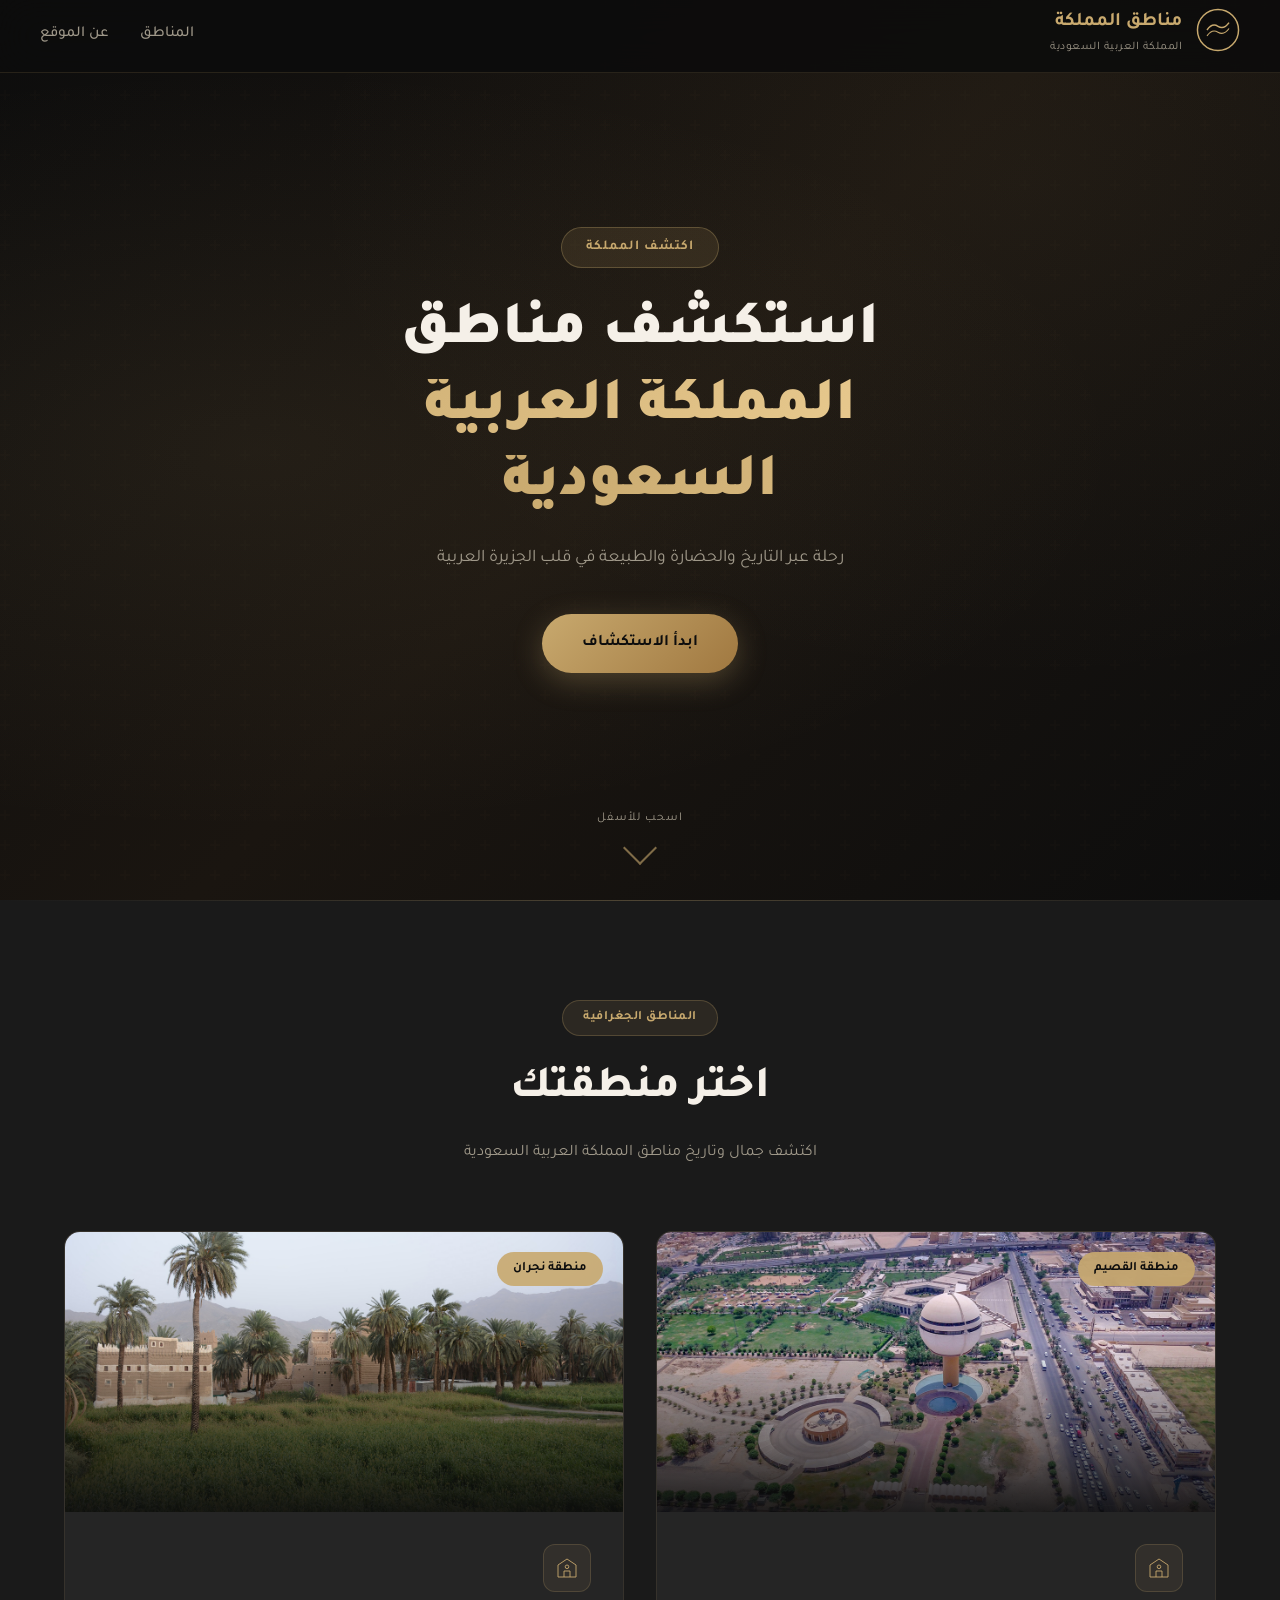
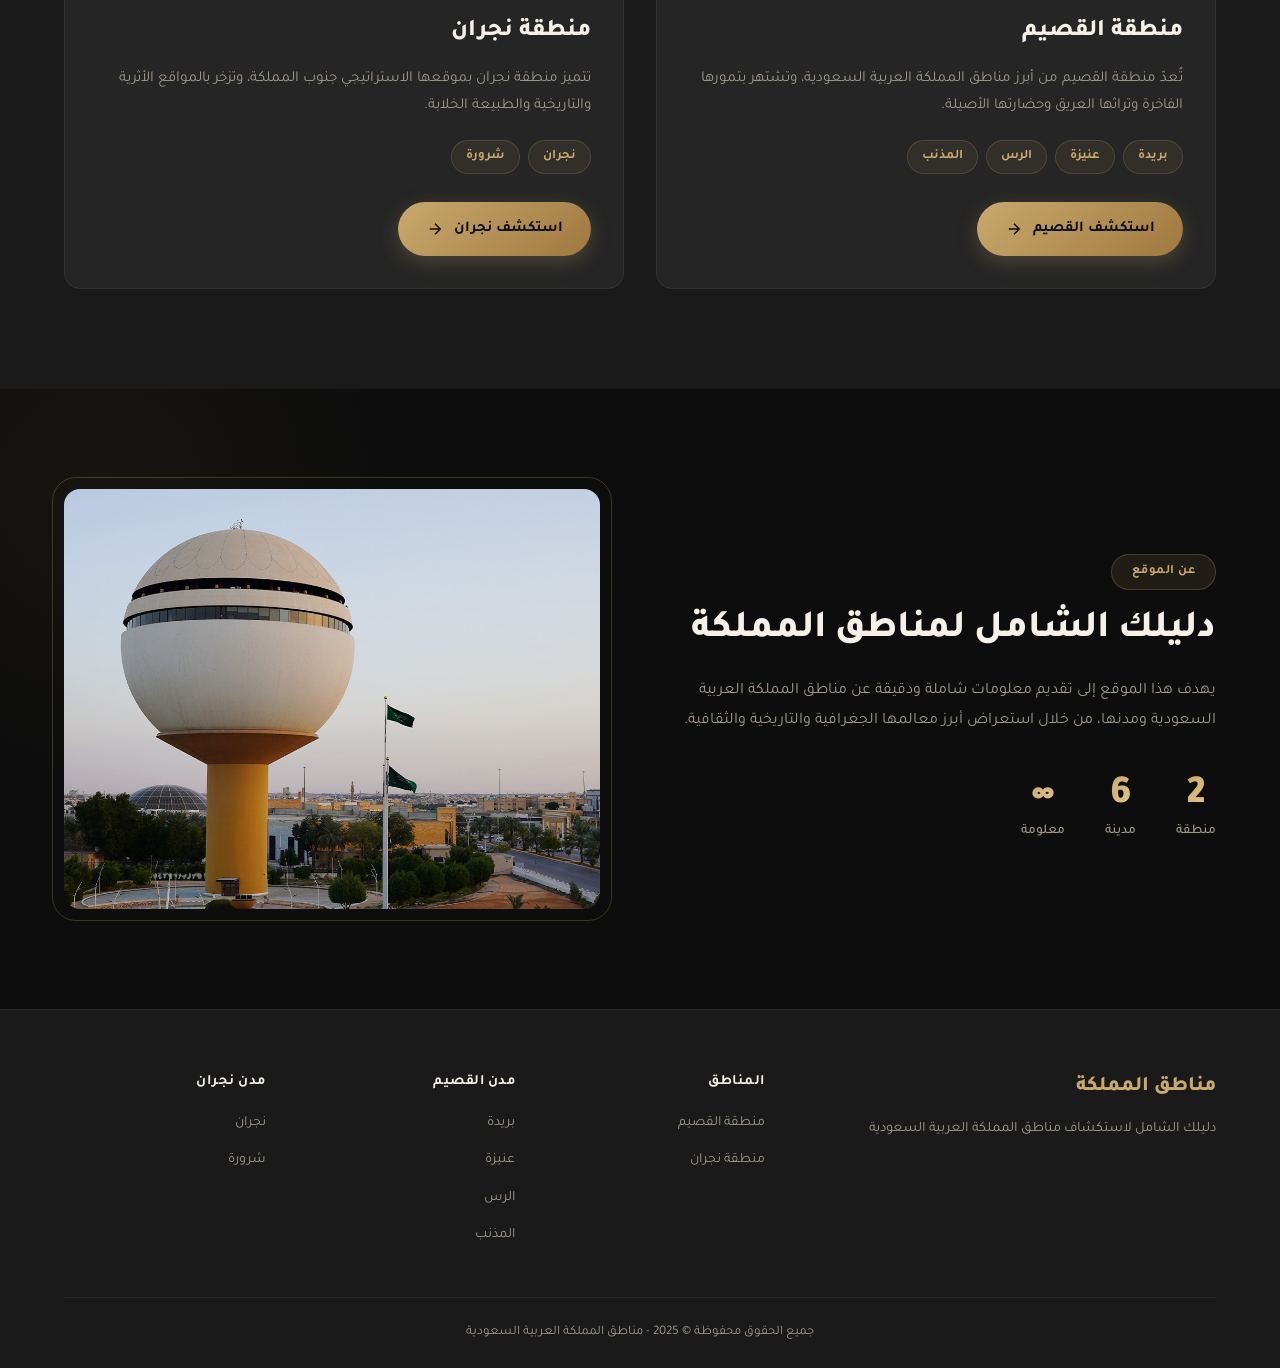
<file: index.html>
<!DOCTYPE html>
<html lang="ar" dir="rtl">
<head>
    <meta charset="UTF-8">
    <meta name="viewport" content="width=device-width, initial-scale=1.0">
    <title>مناطق المملكة العربية السعودية</title>
    <link rel="stylesheet" href="style.css">
    <link href="https://fonts.googleapis.com/css2?family=Tajawal:wght@300;400;500;700;800;900&display=swap" rel="stylesheet">
</head>
<body>

    <!-- Header -->
    <header class="site-header">
        <div class="header-overlay">
            <div class="header-content">
                <div class="logo-area">
                    <div class="logo-icon">
                        <svg viewBox="0 0 60 60" fill="none" xmlns="http://www.w3.org/2000/svg">
                            <circle cx="30" cy="30" r="28" stroke="#c8a96e" stroke-width="2"/>
                            <path d="M15 30 Q22 20 30 25 Q38 30 45 20" stroke="#c8a96e" stroke-width="2" fill="none"/>
                            <path d="M15 38 Q22 28 30 33 Q38 38 45 28" stroke="#c8a96e" stroke-width="1.5" fill="none"/>
                        </svg>
                    </div>
                    <div class="logo-text">
                        <h1>مناطق المملكة</h1>
                        <span>المملكة العربية السعودية</span>
                    </div>
                </div>
                <nav class="main-nav">
                    <a href="#regions">المناطق</a>
                    <a href="#about">عن الموقع</a>
                </nav>
            </div>
        </div>
    </header>

    <!-- Hero Section -->
    <section class="hero">
        <div class="hero-bg"></div>
        <div class="hero-content">
            <div class="hero-badge">اكتشف المملكة</div>
            <h2 class="hero-title">استكشف مناطق<br><span class="highlight">المملكة العربية السعودية</span></h2>
            <p class="hero-subtitle">رحلة عبر التاريخ والحضارة والطبيعة في قلب الجزيرة العربية</p>
            <a href="#regions" class="hero-btn">ابدأ الاستكشاف</a>
        </div>
        <div class="hero-scroll">
            <span>اسحب للأسفل</span>
            <div class="scroll-arrow"></div>
        </div>
    </section>

    <!-- Regions Section -->
    <section class="regions-section" id="regions">
        <div class="container">
            <div class="section-header">
                <span class="section-tag">المناطق الجغرافية</span>
                <h2>اختر منطقتك</h2>
                <p>اكتشف جمال وتاريخ مناطق المملكة العربية السعودية</p>
            </div>

            <div class="regions-grid">

                <!-- القصيم -->
                <div class="region-card" id="qassim-card">
                    <div class="card-image-wrapper">
                        <img src="qassim.jpg" alt="منطقة القصيم" class="card-image">
                        <div class="card-overlay"></div>
                        <div class="region-badge">منطقة القصيم</div>
                    </div>
                    <div class="card-body">
                        <div class="card-icon">
                            <svg viewBox="0 0 40 40" fill="none">
                                <path d="M20 5 L35 15 L35 35 L5 35 L5 15 Z" stroke="#c8a96e" stroke-width="1.5" fill="none"/>
                                <path d="M15 35 L15 25 L25 25 L25 35" stroke="#c8a96e" stroke-width="1.5" fill="none"/>
                                <circle cx="20" cy="18" r="3" stroke="#c8a96e" stroke-width="1.5" fill="none"/>
                            </svg>
                        </div>
                        <h3>منطقة القصيم</h3>
                        <p>تُعدّ منطقة القصيم من أبرز مناطق المملكة العربية السعودية، وتشتهر بتمورها الفاخرة وتراثها العريق وحضارتها الأصيلة.</p>
                        <div class="cities-preview">
                            <span class="city-tag">بريدة</span>
                            <span class="city-tag">عنيزة</span>
                            <span class="city-tag">الرس</span>
                            <span class="city-tag">المذنب</span>
                        </div>
                        <a href="index.html" class="card-btn">
                            استكشف القصيم
                            <svg viewBox="0 0 24 24" fill="none" stroke="currentColor" stroke-width="2">
                                <path d="M19 12H5M12 5l-7 7 7 7"/>
                            </svg>
                        </a>
                    </div>
                </div>

                <!-- نجران -->
                <div class="region-card" id="najran-card">
                    <div class="card-image-wrapper">
                        <img src="najran_region.jpg" alt="منطقة نجران" class="card-image">
                        <div class="card-overlay"></div>
                        <div class="region-badge">منطقة نجران</div>
                    </div>
                    <div class="card-body">
                        <div class="card-icon">
                            <svg viewBox="0 0 40 40" fill="none">
                                <path d="M20 5 L35 15 L35 35 L5 35 L5 15 Z" stroke="#c8a96e" stroke-width="1.5" fill="none"/>
                                <path d="M15 35 L15 25 L25 25 L25 35" stroke="#c8a96e" stroke-width="1.5" fill="none"/>
                                <circle cx="20" cy="18" r="3" stroke="#c8a96e" stroke-width="1.5" fill="none"/>
                            </svg>
                        </div>
                        <h3>منطقة نجران</h3>
                        <p>تتميز منطقة نجران بموقعها الاستراتيجي جنوب المملكة، وتزخر بالمواقع الأثرية والتاريخية والطبيعة الخلابة.</p>
                        <div class="cities-preview">
                            <span class="city-tag">نجران</span>
                            <span class="city-tag">شرورة</span>
                        </div>
                        <a href="index.html" class="card-btn">
                            استكشف نجران
                            <svg viewBox="0 0 24 24" fill="none" stroke="currentColor" stroke-width="2">
                                <path d="M19 12H5M12 5l-7 7 7 7"/>
                            </svg>
                        </a>
                    </div>
                </div>

            </div>
        </div>
    </section>

    <!-- About Section -->
    <section class="about-section" id="about">
        <div class="container">
            <div class="about-grid">
                <div class="about-text">
                    <span class="section-tag">عن الموقع</span>
                    <h2>دليلك الشامل لمناطق المملكة</h2>
                    <p>يهدف هذا الموقع إلى تقديم معلومات شاملة ودقيقة عن مناطق المملكة العربية السعودية ومدنها، من خلال استعراض أبرز معالمها الجغرافية والتاريخية والثقافية.</p>
                    <div class="stats-row">
                        <div class="stat-item">
                            <span class="stat-num">2</span>
                            <span class="stat-label">منطقة</span>
                        </div>
                        <div class="stat-item">
                            <span class="stat-num">6</span>
                            <span class="stat-label">مدينة</span>
                        </div>
                        <div class="stat-item">
                            <span class="stat-num">∞</span>
                            <span class="stat-label">معلومة</span>
                        </div>
                    </div>
                </div>
                <div class="about-image">
                    <img src="buraidah.jpg" alt="المملكة العربية السعودية">
                    <div class="image-frame"></div>
                </div>
            </div>
        </div>
    </section>

    <!-- Footer -->
    <footer class="site-footer">
        <div class="container">
            <div class="footer-content">
                <div class="footer-brand">
                    <h3>مناطق المملكة</h3>
                    <p>دليلك الشامل لاستكشاف مناطق المملكة العربية السعودية</p>
                </div>
                <div class="footer-links">
                    <h4>المناطق</h4>
                    <ul>
                        <li><a href="index.html">منطقة القصيم</a></li>
                        <li><a href="index.html">منطقة نجران</a></li>
                    </ul>
                </div>
                <div class="footer-links">
                    <h4>مدن القصيم</h4>
                    <ul>
                        <li><a href="buraidah.html">بريدة</a></li>
                        <li><a href="unaizah.html">عنيزة</a></li>
                        <li><a href="alrass.html">الرس</a></li>
                        <li><a href="almithnab.html">المذنب</a></li>
                    </ul>
                </div>
                <div class="footer-links">
                    <h4>مدن نجران</h4>
                    <ul>
                        <li><a href="najran-city.html">نجران</a></li>
                        <li><a href="sharurah.html">شرورة</a></li>
                    </ul>
                </div>
            </div>
            <div class="footer-bottom">
                <p>جميع الحقوق محفوظة &copy; 2025 - مناطق المملكة العربية السعودية</p>
            </div>
        </div>
    </footer>

</body>
</html>
</file>
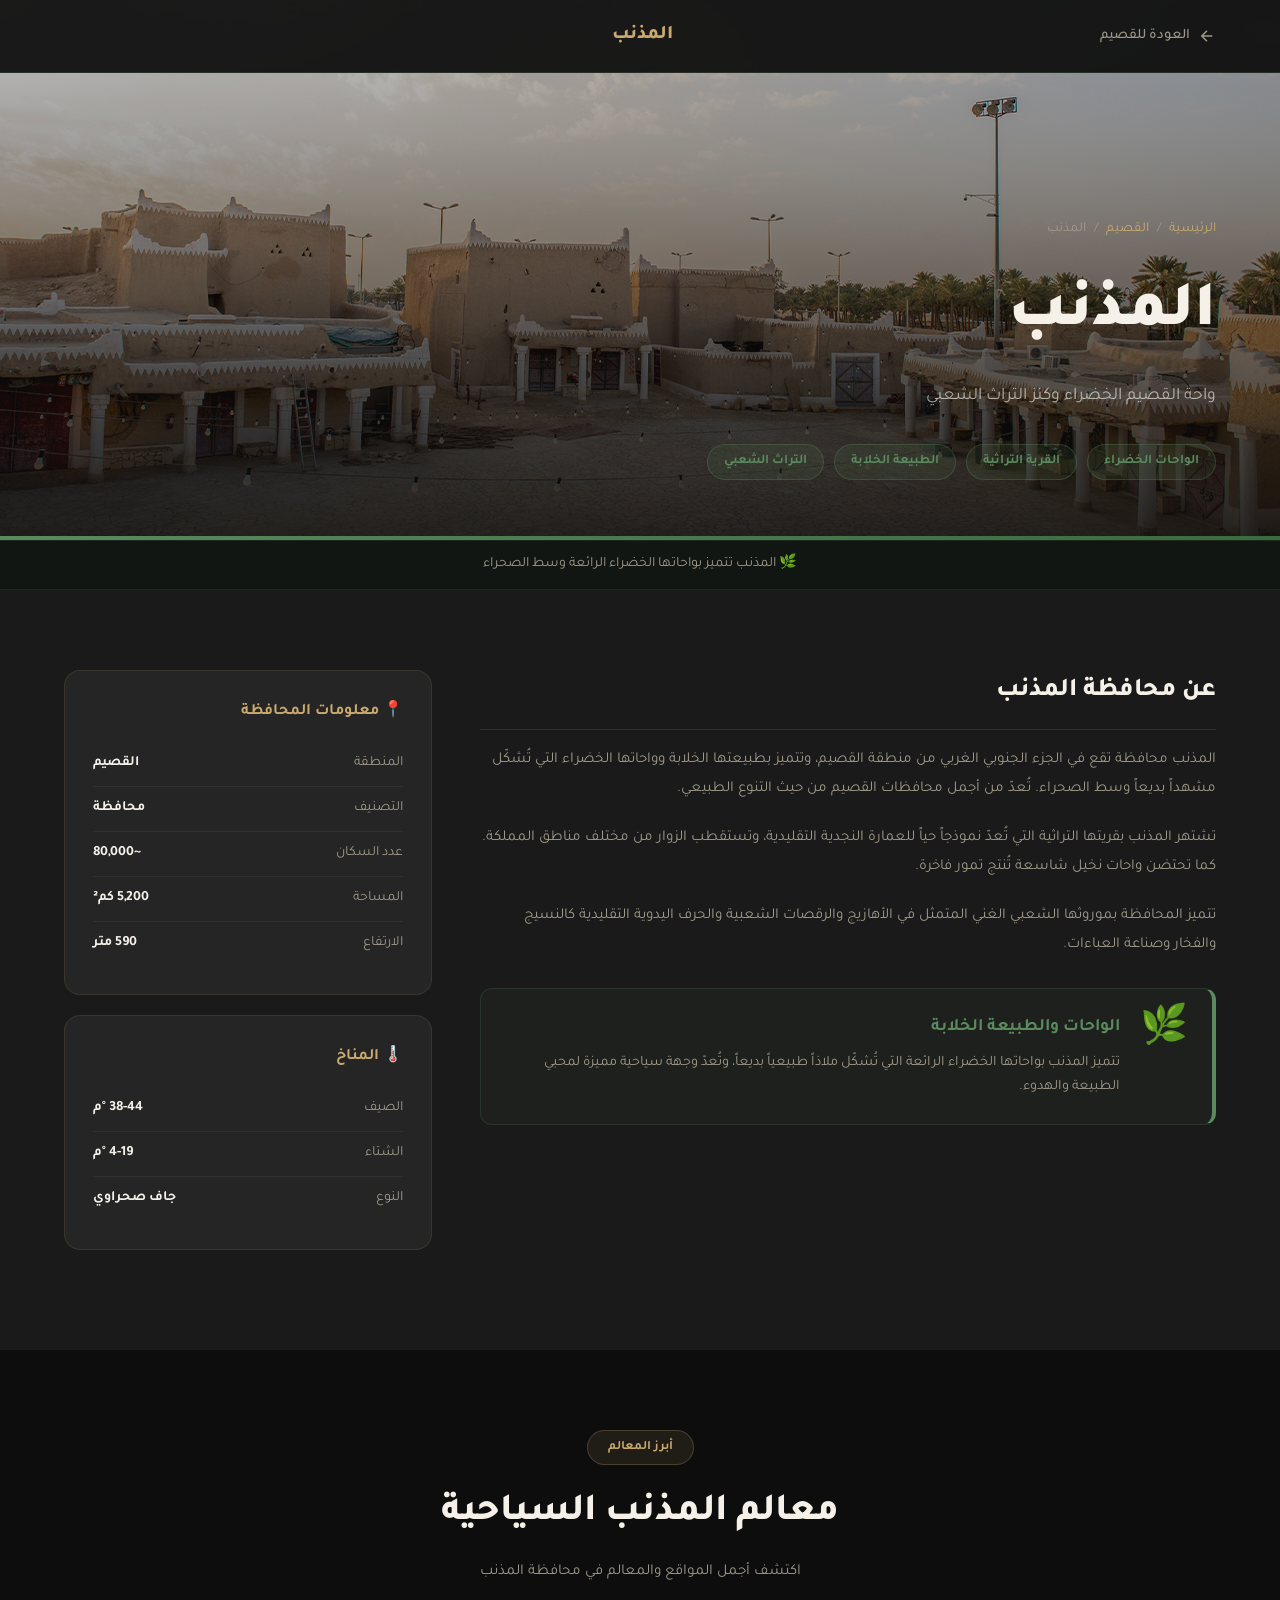
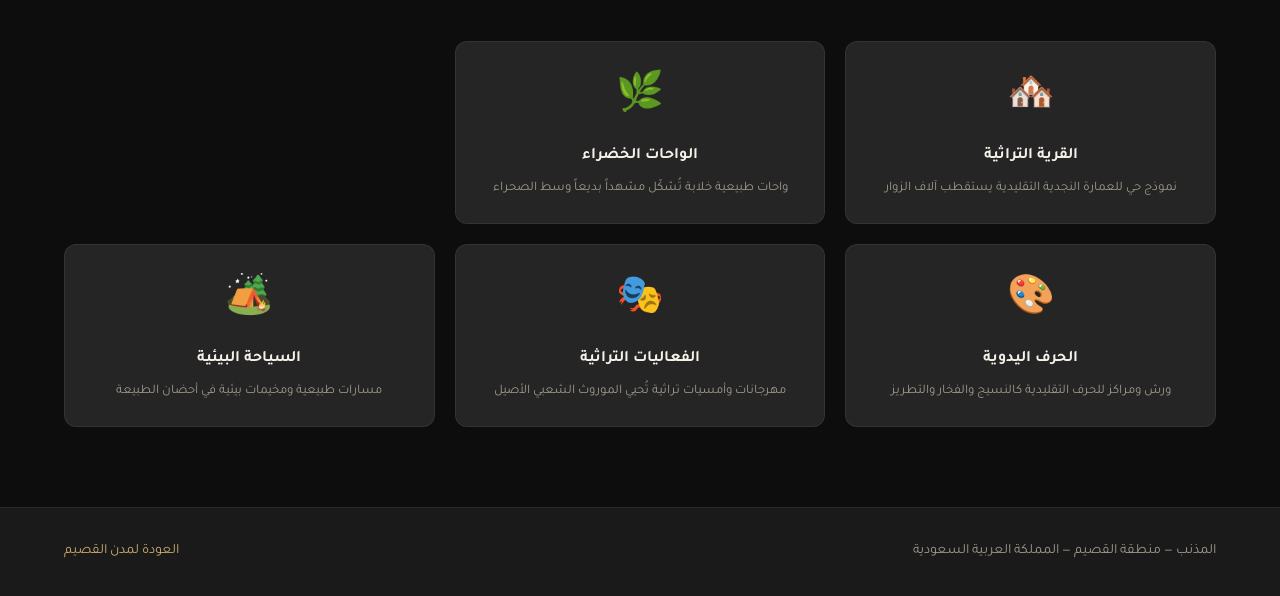
<file: almithnab.html>
<!DOCTYPE html>
<html lang="ar" dir="rtl">
<head>
    <meta charset="UTF-8">
    <meta name="viewport" content="width=device-width, initial-scale=1.0">
    <title>المذنب - واحة القصيم الخضراء</title>
    <link rel="stylesheet" href="qassim.css">
    <link rel="stylesheet" href="almithnab.css">
    <link href="https://fonts.googleapis.com/css2?family=Tajawal:wght@300;400;500;700;800;900&display=swap" rel="stylesheet">
</head>
<body>

    <!-- Header -->
    <header class="site-header">
        <div class="header-content">
            <a href="index.html" class="back-btn">
                <svg viewBox="0 0 24 24" fill="none" stroke="currentColor" stroke-width="2">
                    <path d="M5 12h14M12 5l7 7-7 7"/>
                </svg>
                العودة للقصيم
            </a>
            <div class="logo-text">
                <h1>المذنب</h1>
            </div>
            <div class="header-spacer"></div>
        </div>
    </header>

    <!-- Hero -->
    <section class="city-hero">
        <div class="hero-bg">
            <img src="almithnab.jpg" alt="المذنب">
            <div class="hero-overlay"></div>
        </div>
        <div class="city-hero-content">
            <div class="breadcrumb">
                <a href="../index.html">الرئيسية</a>
                <span>/</span>
                <a href="index.html">القصيم</a>
                <span>/</span>
                <span>المذنب</span>
            </div>
            <h2>المذنب</h2>
            <p class="subtitle">واحة القصيم الخضراء وكنز التراث الشعبي</p>
            <div class="city-tags">
                <span class="city-tag-item">الواحات الخضراء</span>
                <span class="city-tag-item">القرية التراثية</span>
                <span class="city-tag-item">الطبيعة الخلابة</span>
                <span class="city-tag-item">التراث الشعبي</span>
            </div>
        </div>
    </section>

    <!-- محتوى المدينة -->
    <section class="city-content">
        <div class="container">
            <div class="content-grid">
                <div class="content-main">
                    <h3>عن محافظة المذنب</h3>
                    <p>المذنب محافظة تقع في الجزء الجنوبي الغربي من منطقة القصيم، وتتميز بطبيعتها الخلابة وواحاتها الخضراء التي تُشكّل مشهداً بديعاً وسط الصحراء. تُعدّ من أجمل محافظات القصيم من حيث التنوع الطبيعي.</p>
                    <p>تشتهر المذنب بقريتها التراثية التي تُعدّ نموذجاً حياً للعمارة النجدية التقليدية، وتستقطب الزوار من مختلف مناطق المملكة. كما تحتضن واحات نخيل شاسعة تُنتج تمور فاخرة.</p>
                    <p>تتميز المحافظة بموروثها الشعبي الغني المتمثل في الأهازيج والرقصات الشعبية والحرف اليدوية التقليدية كالنسيج والفخار وصناعة العباءات.</p>

                    <div class="highlight-box">
                        <div class="highlight-icon">🌿</div>
                        <div>
                            <h4>الواحات والطبيعة الخلابة</h4>
                            <p>تتميز المذنب بواحاتها الخضراء الرائعة التي تُشكّل ملاذاً طبيعياً بديعاً، وتُعدّ وجهة سياحية مميزة لمحبي الطبيعة والهدوء.</p>
                        </div>
                    </div>
                </div>

                <div class="content-sidebar">
                    <div class="info-card">
                        <h4>📍 معلومات المحافظة</h4>
                        <div class="info-row">
                            <span class="label">المنطقة</span>
                            <span class="value">القصيم</span>
                        </div>
                        <div class="info-row">
                            <span class="label">التصنيف</span>
                            <span class="value">محافظة</span>
                        </div>
                        <div class="info-row">
                            <span class="label">عدد السكان</span>
                            <span class="value">~80,000</span>
                        </div>
                        <div class="info-row">
                            <span class="label">المساحة</span>
                            <span class="value">5,200 كم²</span>
                        </div>
                        <div class="info-row">
                            <span class="label">الارتفاع</span>
                            <span class="value">590 متر</span>
                        </div>
                    </div>

                    <div class="info-card">
                        <h4>🌡️ المناخ</h4>
                        <div class="info-row">
                            <span class="label">الصيف</span>
                            <span class="value">38-44 °م</span>
                        </div>
                        <div class="info-row">
                            <span class="label">الشتاء</span>
                            <span class="value">4-19 °م</span>
                        </div>
                        <div class="info-row">
                            <span class="label">النوع</span>
                            <span class="value">جاف صحراوي</span>
                        </div>
                    </div>
                </div>
            </div>
        </div>
    </section>

    <!-- المعالم -->
    <section class="landmarks-section">
        <div class="container">
            <div class="section-header">
                <span class="tag">أبرز المعالم</span>
                <h3>معالم المذنب السياحية</h3>
                <p>اكتشف أجمل المواقع والمعالم في محافظة المذنب</p>
            </div>
            <div class="landmarks-grid">
                <div class="landmark-card">
                    <div class="landmark-icon">🏘️</div>
                    <h5>القرية التراثية</h5>
                    <p>نموذج حي للعمارة النجدية التقليدية يستقطب آلاف الزوار</p>
                </div>
                <div class="landmark-card">
                    <div class="landmark-icon">🌿</div>
                    <h5>الواحات الخضراء</h5>
                    <p>واحات طبيعية خلابة تُشكّل مشهداً بديعاً وسط الصحراء</p>
                </div>
                <div class="landmark-card">
                    <div class="landmark-icon">🌴</div>
                    <h5>بساتين النخيل</h5>
                    <p>بساتين شاسعة تُنتج تمور فاخرة متنوعة الأصناف</p>
                </div>
                <div class="landmark-card">
                    <div class="landmark-icon">🎨</div>
                    <h5>الحرف اليدوية</h5>
                    <p>ورش ومراكز للحرف التقليدية كالنسيج والفخار والتطريز</p>
                </div>
                <div class="landmark-card">
                    <div class="landmark-icon">🎭</div>
                    <h5>الفعاليات التراثية</h5>
                    <p>مهرجانات وأمسيات تراثية تُحيي الموروث الشعبي الأصيل</p>
                </div>
                <div class="landmark-card">
                    <div class="landmark-icon">🏕️</div>
                    <h5>السياحة البيئية</h5>
                    <p>مسارات طبيعية ومخيمات بيئية في أحضان الطبيعة</p>
                </div>
            </div>
        </div>
    </section>

    <!-- Footer -->
    <footer class="page-footer">
        <div class="container">
            <p>المذنب &mdash; منطقة القصيم &mdash; المملكة العربية السعودية</p>
            <a href="index.html">العودة لمدن القصيم</a>
        </div>
    </footer>

    <script src="almithnab.js"></script>
</body>
</html>
</file>
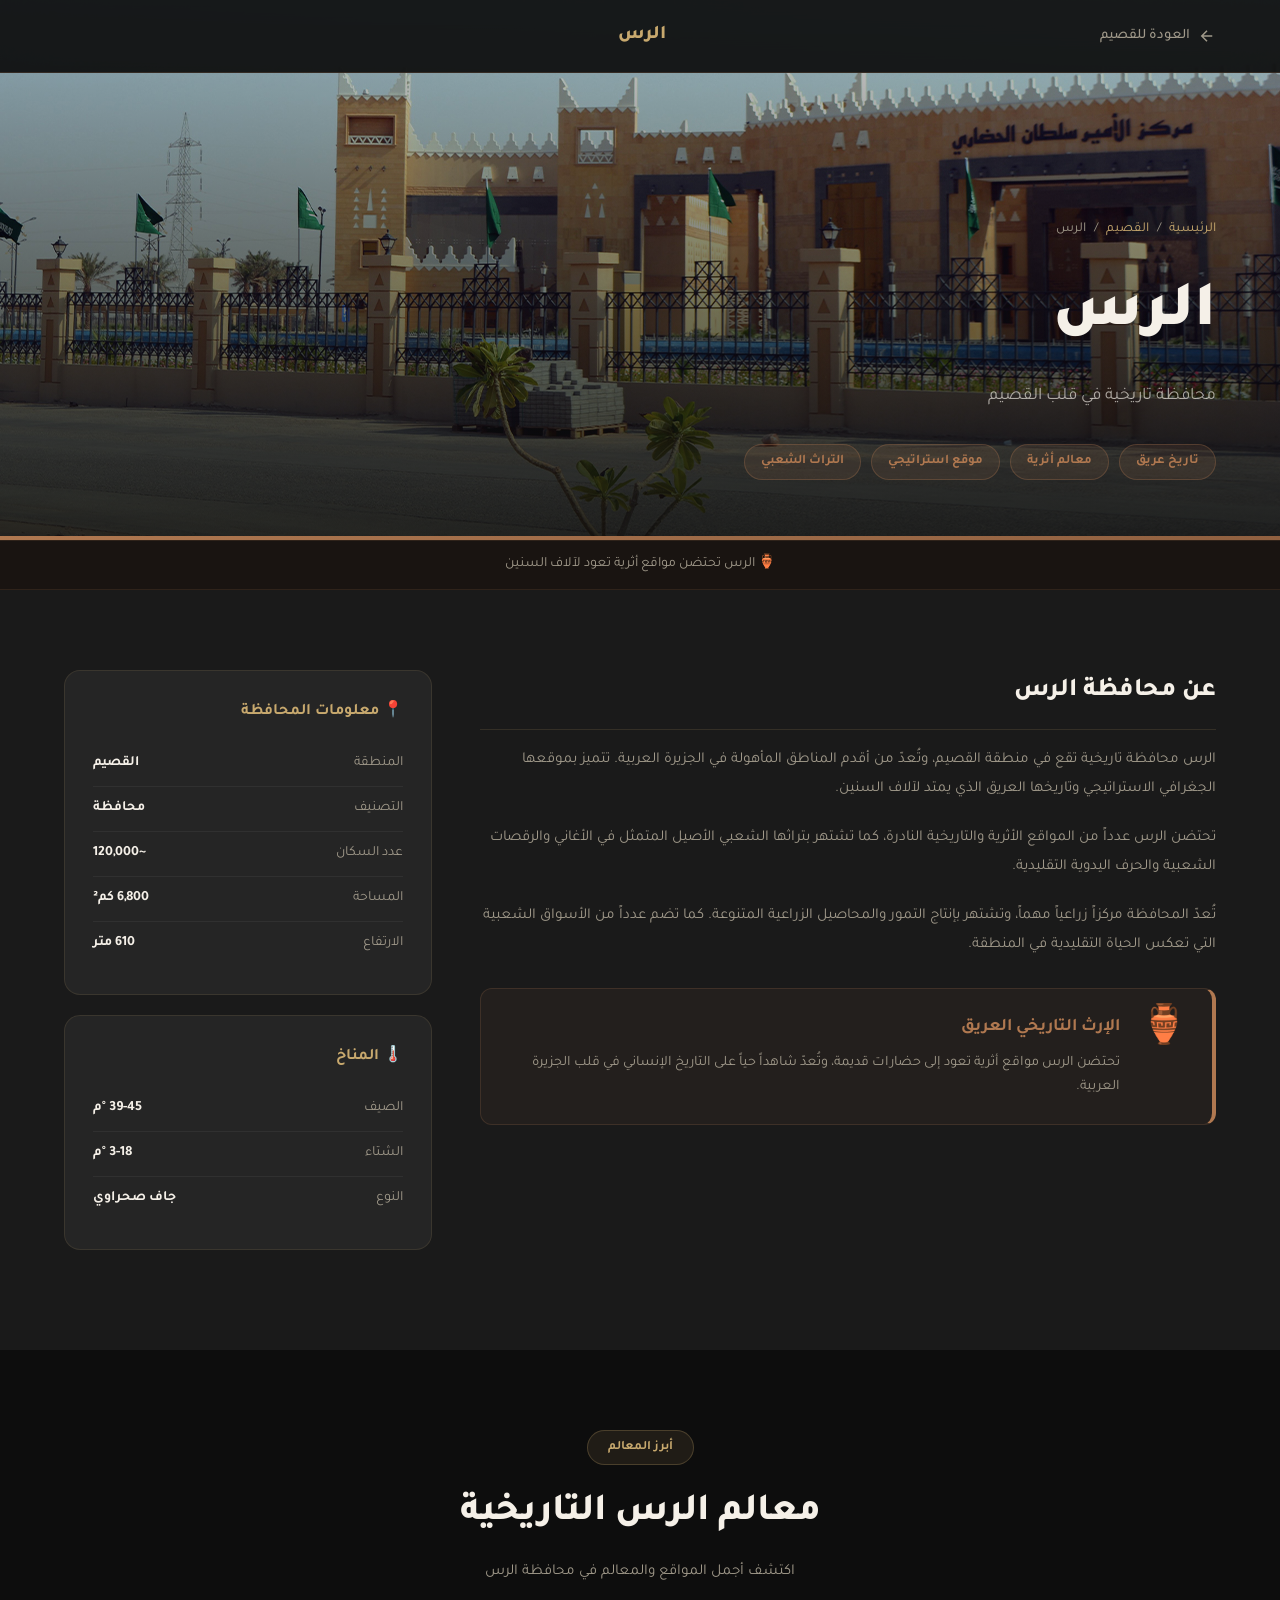
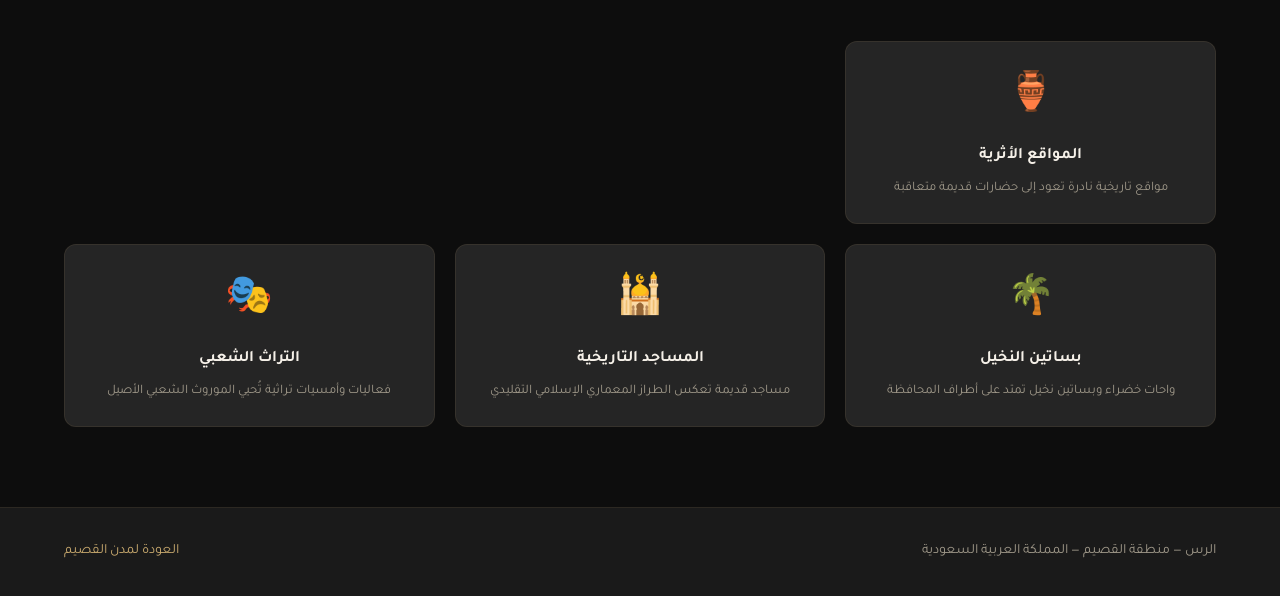
<file: alrass.html>
<!DOCTYPE html>
<html lang="ar" dir="rtl">
<head>
    <meta charset="UTF-8">
    <meta name="viewport" content="width=device-width, initial-scale=1.0">
    <title>الرس - محافظة القصيم التاريخية</title>
    <link rel="stylesheet" href="qassim.css">
    <link rel="stylesheet" href="alrass.css">
    <link href="https://fonts.googleapis.com/css2?family=Tajawal:wght@300;400;500;700;800;900&display=swap" rel="stylesheet">
</head>
<body>

    <!-- Header -->
    <header class="site-header">
        <div class="header-content">
            <a href="index.html" class="back-btn">
                <svg viewBox="0 0 24 24" fill="none" stroke="currentColor" stroke-width="2">
                    <path d="M5 12h14M12 5l7 7-7 7"/>
                </svg>
                العودة للقصيم
            </a>
            <div class="logo-text">
                <h1>الرس</h1>
            </div>
            <div class="header-spacer"></div>
        </div>
    </header>

    <!-- Hero -->
    <section class="city-hero">
        <div class="hero-bg">
            <img src="alrass.jpg" alt="الرس">
            <div class="hero-overlay"></div>
        </div>
        <div class="city-hero-content">
            <div class="breadcrumb">
                <a href="../index.html">الرئيسية</a>
                <span>/</span>
                <a href="index.html">القصيم</a>
                <span>/</span>
                <span>الرس</span>
            </div>
            <h2>الرس</h2>
            <p class="subtitle">محافظة تاريخية في قلب القصيم</p>
            <div class="city-tags">
                <span class="city-tag-item">تاريخ عريق</span>
                <span class="city-tag-item">معالم أثرية</span>
                <span class="city-tag-item">موقع استراتيجي</span>
                <span class="city-tag-item">التراث الشعبي</span>
            </div>
        </div>
    </section>

    <!-- محتوى المدينة -->
    <section class="city-content">
        <div class="container">
            <div class="content-grid">
                <div class="content-main">
                    <h3>عن محافظة الرس</h3>
                    <p>الرس محافظة تاريخية تقع في منطقة القصيم، وتُعدّ من أقدم المناطق المأهولة في الجزيرة العربية. تتميز بموقعها الجغرافي الاستراتيجي وتاريخها العريق الذي يمتد لآلاف السنين.</p>
                    <p>تحتضن الرس عدداً من المواقع الأثرية والتاريخية النادرة، كما تشتهر بتراثها الشعبي الأصيل المتمثل في الأغاني والرقصات الشعبية والحرف اليدوية التقليدية.</p>
                    <p>تُعدّ المحافظة مركزاً زراعياً مهماً، وتشتهر بإنتاج التمور والمحاصيل الزراعية المتنوعة. كما تضم عدداً من الأسواق الشعبية التي تعكس الحياة التقليدية في المنطقة.</p>

                    <div class="highlight-box">
                        <div class="highlight-icon">🏺</div>
                        <div>
                            <h4>الإرث التاريخي العريق</h4>
                            <p>تحتضن الرس مواقع أثرية تعود إلى حضارات قديمة، وتُعدّ شاهداً حياً على التاريخ الإنساني في قلب الجزيرة العربية.</p>
                        </div>
                    </div>
                </div>

                <div class="content-sidebar">
                    <div class="info-card">
                        <h4>📍 معلومات المحافظة</h4>
                        <div class="info-row">
                            <span class="label">المنطقة</span>
                            <span class="value">القصيم</span>
                        </div>
                        <div class="info-row">
                            <span class="label">التصنيف</span>
                            <span class="value">محافظة</span>
                        </div>
                        <div class="info-row">
                            <span class="label">عدد السكان</span>
                            <span class="value">~120,000</span>
                        </div>
                        <div class="info-row">
                            <span class="label">المساحة</span>
                            <span class="value">6,800 كم²</span>
                        </div>
                        <div class="info-row">
                            <span class="label">الارتفاع</span>
                            <span class="value">610 متر</span>
                        </div>
                    </div>

                    <div class="info-card">
                        <h4>🌡️ المناخ</h4>
                        <div class="info-row">
                            <span class="label">الصيف</span>
                            <span class="value">39-45 °م</span>
                        </div>
                        <div class="info-row">
                            <span class="label">الشتاء</span>
                            <span class="value">3-18 °م</span>
                        </div>
                        <div class="info-row">
                            <span class="label">النوع</span>
                            <span class="value">جاف صحراوي</span>
                        </div>
                    </div>
                </div>
            </div>
        </div>
    </section>

    <!-- المعالم -->
    <section class="landmarks-section">
        <div class="container">
            <div class="section-header">
                <span class="tag">أبرز المعالم</span>
                <h3>معالم الرس التاريخية</h3>
                <p>اكتشف أجمل المواقع والمعالم في محافظة الرس</p>
            </div>
            <div class="landmarks-grid">
                <div class="landmark-card">
                    <div class="landmark-icon">🏺</div>
                    <h5>المواقع الأثرية</h5>
                    <p>مواقع تاريخية نادرة تعود إلى حضارات قديمة متعاقبة</p>
                </div>
                <div class="landmark-card">
                    <div class="landmark-icon">🏰</div>
                    <h5>القلعة التاريخية</h5>
                    <p>قلعة تاريخية تشهد على الحياة العسكرية والدفاعية قديماً</p>
                </div>
                <div class="landmark-card">
                    <div class="landmark-icon">🛒</div>
                    <h5>السوق الشعبي</h5>
                    <p>سوق تقليدي يعرض المنتجات المحلية والحرف اليدوية</p>
                </div>
                <div class="landmark-card">
                    <div class="landmark-icon">🌴</div>
                    <h5>بساتين النخيل</h5>
                    <p>واحات خضراء وبساتين نخيل تمتد على أطراف المحافظة</p>
                </div>
                <div class="landmark-card">
                    <div class="landmark-icon">🕌</div>
                    <h5>المساجد التاريخية</h5>
                    <p>مساجد قديمة تعكس الطراز المعماري الإسلامي التقليدي</p>
                </div>
                <div class="landmark-card">
                    <div class="landmark-icon">🎭</div>
                    <h5>التراث الشعبي</h5>
                    <p>فعاليات وأمسيات تراثية تُحيي الموروث الشعبي الأصيل</p>
                </div>
            </div>
        </div>
    </section>

    <!-- Footer -->
    <footer class="page-footer">
        <div class="container">
            <p>الرس &mdash; منطقة القصيم &mdash; المملكة العربية السعودية</p>
            <a href="index.html">العودة لمدن القصيم</a>
        </div>
    </footer>

    <script src="alrass.js"></script>
</body>
</html>
</file>
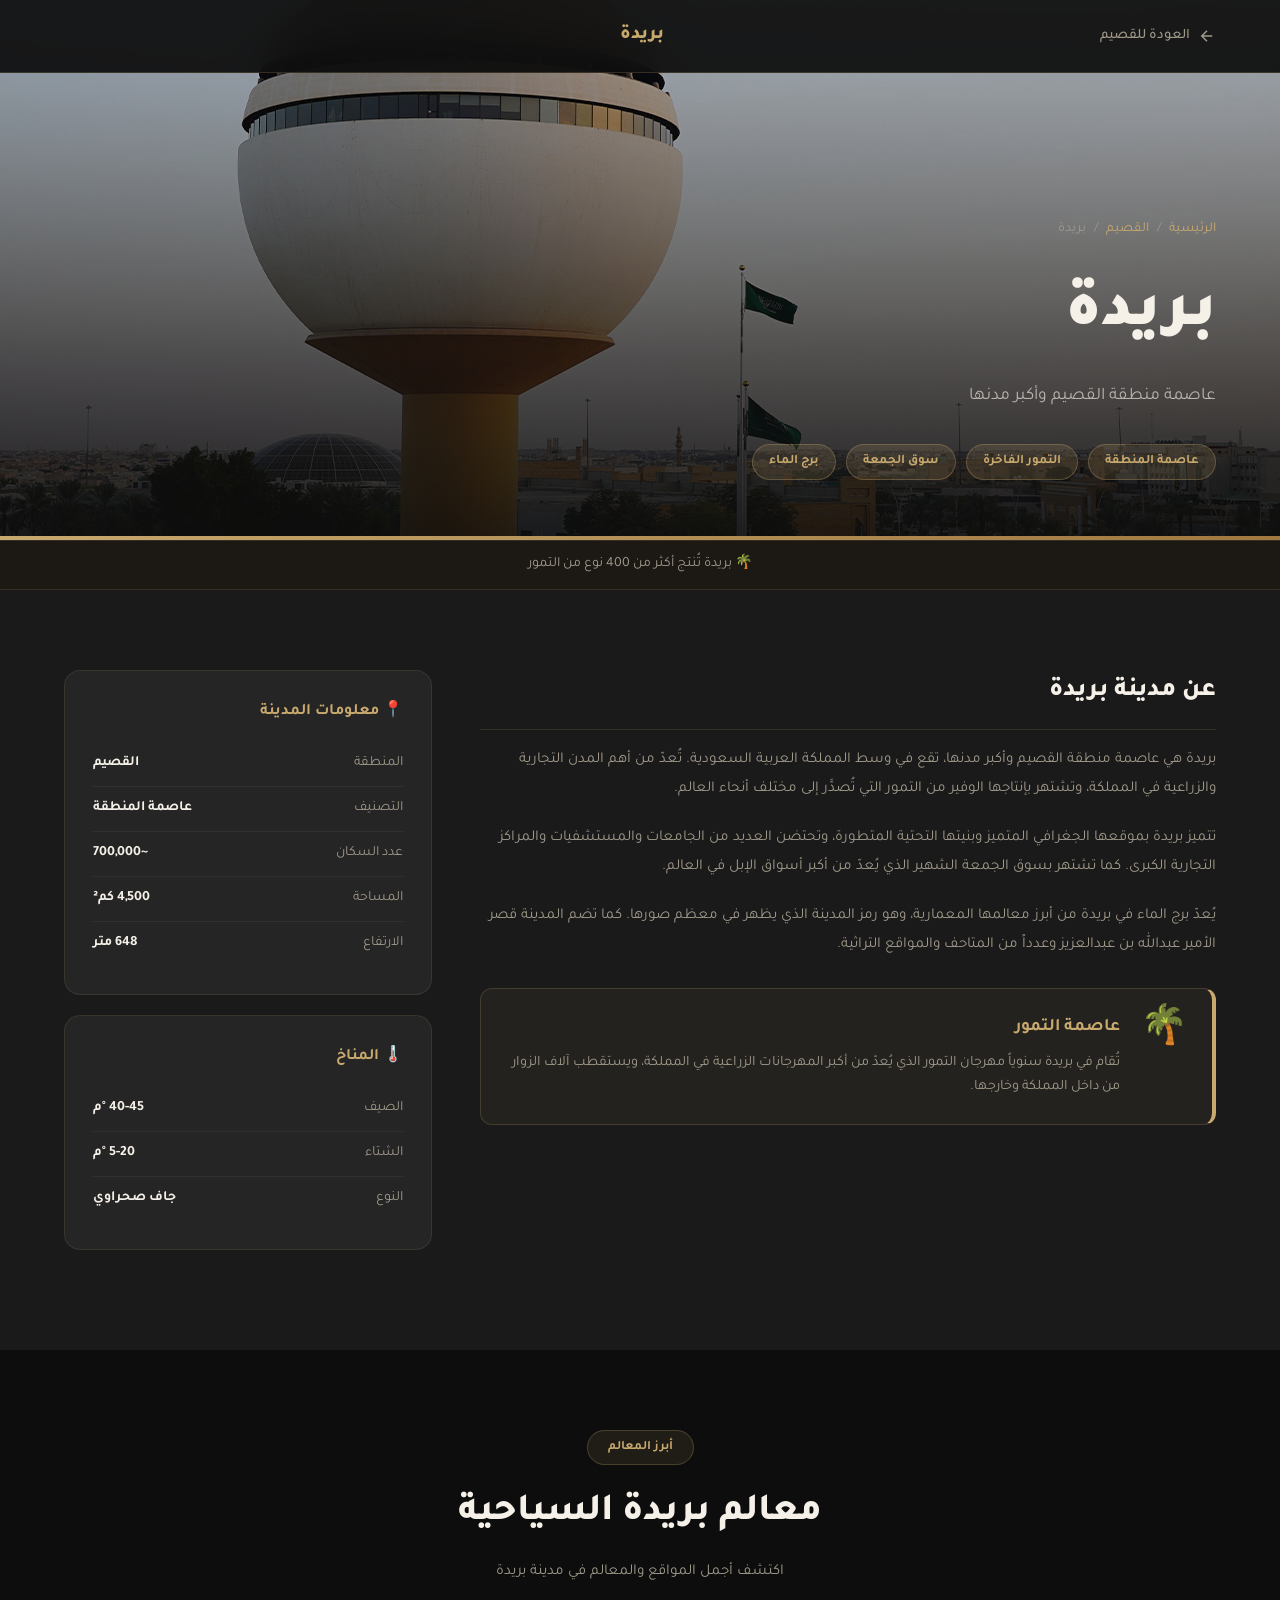
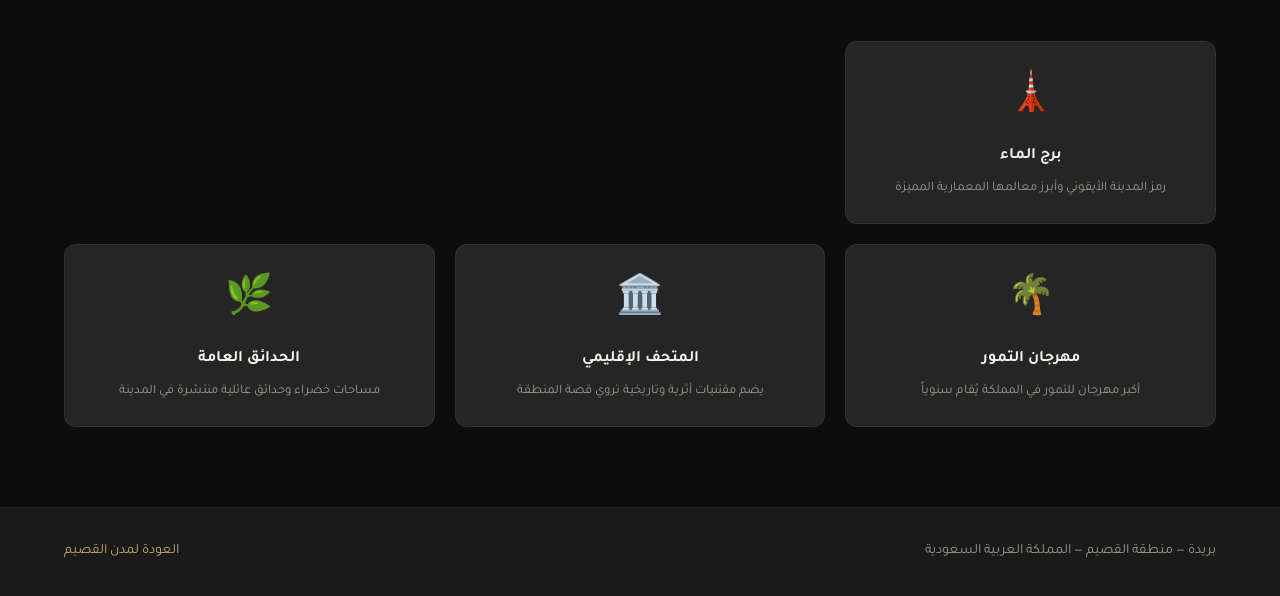
<file: buraidah.html>
<!DOCTYPE html>
<html lang="ar" dir="rtl">
<head>
    <meta charset="UTF-8">
    <meta name="viewport" content="width=device-width, initial-scale=1.0">
    <title>بريدة - عاصمة القصيم</title>
    <link rel="stylesheet" href="qassim.css">
    <link rel="stylesheet" href="buraidah.css">
    <link href="https://fonts.googleapis.com/css2?family=Tajawal:wght@300;400;500;700;800;900&display=swap" rel="stylesheet">
</head>
<body>

    <!-- Header -->
    <header class="site-header">
        <div class="header-content">
            <a href="index.html" class="back-btn">
                <svg viewBox="0 0 24 24" fill="none" stroke="currentColor" stroke-width="2">
                    <path d="M5 12h14M12 5l7 7-7 7"/>
                </svg>
                العودة للقصيم
            </a>
            <div class="logo-text">
                <h1>بريدة</h1>
            </div>
            <div class="header-spacer"></div>
        </div>
    </header>

    <!-- Hero -->
    <section class="city-hero">
        <div class="hero-bg">
            <img src="buraidah.jpg" alt="بريدة">
            <div class="hero-overlay"></div>
        </div>
        <div class="city-hero-content">
            <div class="breadcrumb">
                <a href="../index.html">الرئيسية</a>
                <span>/</span>
                <a href="index.html">القصيم</a>
                <span>/</span>
                <span>بريدة</span>
            </div>
            <h2>بريدة</h2>
            <p class="subtitle">عاصمة منطقة القصيم وأكبر مدنها</p>
            <div class="city-tags">
                <span class="city-tag-item">عاصمة المنطقة</span>
                <span class="city-tag-item">التمور الفاخرة</span>
                <span class="city-tag-item">سوق الجمعة</span>
                <span class="city-tag-item">برج الماء</span>
            </div>
        </div>
    </section>

    <!-- محتوى المدينة -->
    <section class="city-content">
        <div class="container">
            <div class="content-grid">
                <div class="content-main">
                    <h3>عن مدينة بريدة</h3>
                    <p>بريدة هي عاصمة منطقة القصيم وأكبر مدنها، تقع في وسط المملكة العربية السعودية. تُعدّ من أهم المدن التجارية والزراعية في المملكة، وتشتهر بإنتاجها الوفير من التمور التي تُصدَّر إلى مختلف أنحاء العالم.</p>
                    <p>تتميز بريدة بموقعها الجغرافي المتميز وبنيتها التحتية المتطورة، وتحتضن العديد من الجامعات والمستشفيات والمراكز التجارية الكبرى. كما تشتهر بسوق الجمعة الشهير الذي يُعدّ من أكبر أسواق الإبل في العالم.</p>
                    <p>يُعدّ برج الماء في بريدة من أبرز معالمها المعمارية، وهو رمز المدينة الذي يظهر في معظم صورها. كما تضم المدينة قصر الأمير عبدالله بن عبدالعزيز وعدداً من المتاحف والمواقع التراثية.</p>

                    <div class="highlight-box">
                        <div class="highlight-icon">🌴</div>
                        <div>
                            <h4>عاصمة التمور</h4>
                            <p>تُقام في بريدة سنوياً مهرجان التمور الذي يُعدّ من أكبر المهرجانات الزراعية في المملكة، ويستقطب آلاف الزوار من داخل المملكة وخارجها.</p>
                        </div>
                    </div>
                </div>

                <div class="content-sidebar">
                    <div class="info-card">
                        <h4>📍 معلومات المدينة</h4>
                        <div class="info-row">
                            <span class="label">المنطقة</span>
                            <span class="value">القصيم</span>
                        </div>
                        <div class="info-row">
                            <span class="label">التصنيف</span>
                            <span class="value">عاصمة المنطقة</span>
                        </div>
                        <div class="info-row">
                            <span class="label">عدد السكان</span>
                            <span class="value">~700,000</span>
                        </div>
                        <div class="info-row">
                            <span class="label">المساحة</span>
                            <span class="value">4,500 كم²</span>
                        </div>
                        <div class="info-row">
                            <span class="label">الارتفاع</span>
                            <span class="value">648 متر</span>
                        </div>
                    </div>

                    <div class="info-card">
                        <h4>🌡️ المناخ</h4>
                        <div class="info-row">
                            <span class="label">الصيف</span>
                            <span class="value">40-45 °م</span>
                        </div>
                        <div class="info-row">
                            <span class="label">الشتاء</span>
                            <span class="value">5-20 °م</span>
                        </div>
                        <div class="info-row">
                            <span class="label">النوع</span>
                            <span class="value">جاف صحراوي</span>
                        </div>
                    </div>
                </div>
            </div>
        </div>
    </section>

    <!-- المعالم -->
    <section class="landmarks-section">
        <div class="container">
            <div class="section-header">
                <span class="tag">أبرز المعالم</span>
                <h3>معالم بريدة السياحية</h3>
                <p>اكتشف أجمل المواقع والمعالم في مدينة بريدة</p>
            </div>
            <div class="landmarks-grid">
                <div class="landmark-card">
                    <div class="landmark-icon">🗼</div>
                    <h5>برج الماء</h5>
                    <p>رمز المدينة الأيقوني وأبرز معالمها المعمارية المميزة</p>
                </div>
                <div class="landmark-card">
                    <div class="landmark-icon">🐪</div>
                    <h5>سوق الجمعة</h5>
                    <p>أكبر أسواق الإبل في العالم ومعلم تراثي شهير</p>
                </div>
                <div class="landmark-card">
                    <div class="landmark-icon">🏰</div>
                    <h5>قصر الأمير</h5>
                    <p>قصر تاريخي يعكس الهندسة المعمارية النجدية الأصيلة</p>
                </div>
                <div class="landmark-card">
                    <div class="landmark-icon">🌴</div>
                    <h5>مهرجان التمور</h5>
                    <p>أكبر مهرجان للتمور في المملكة يُقام سنوياً</p>
                </div>
                <div class="landmark-card">
                    <div class="landmark-icon">🏛️</div>
                    <h5>المتحف الإقليمي</h5>
                    <p>يضم مقتنيات أثرية وتاريخية تروي قصة المنطقة</p>
                </div>
                <div class="landmark-card">
                    <div class="landmark-icon">🌿</div>
                    <h5>الحدائق العامة</h5>
                    <p>مساحات خضراء وحدائق عائلية منتشرة في المدينة</p>
                </div>
            </div>
        </div>
    </section>

    <!-- Footer -->
    <footer class="page-footer">
        <div class="container">
            <p>بريدة &mdash; منطقة القصيم &mdash; المملكة العربية السعودية</p>
            <a href="index.html">العودة لمدن القصيم</a>
        </div>
    </footer>

    <script src="buraidah.js"></script>
</body>
</html>
</file>
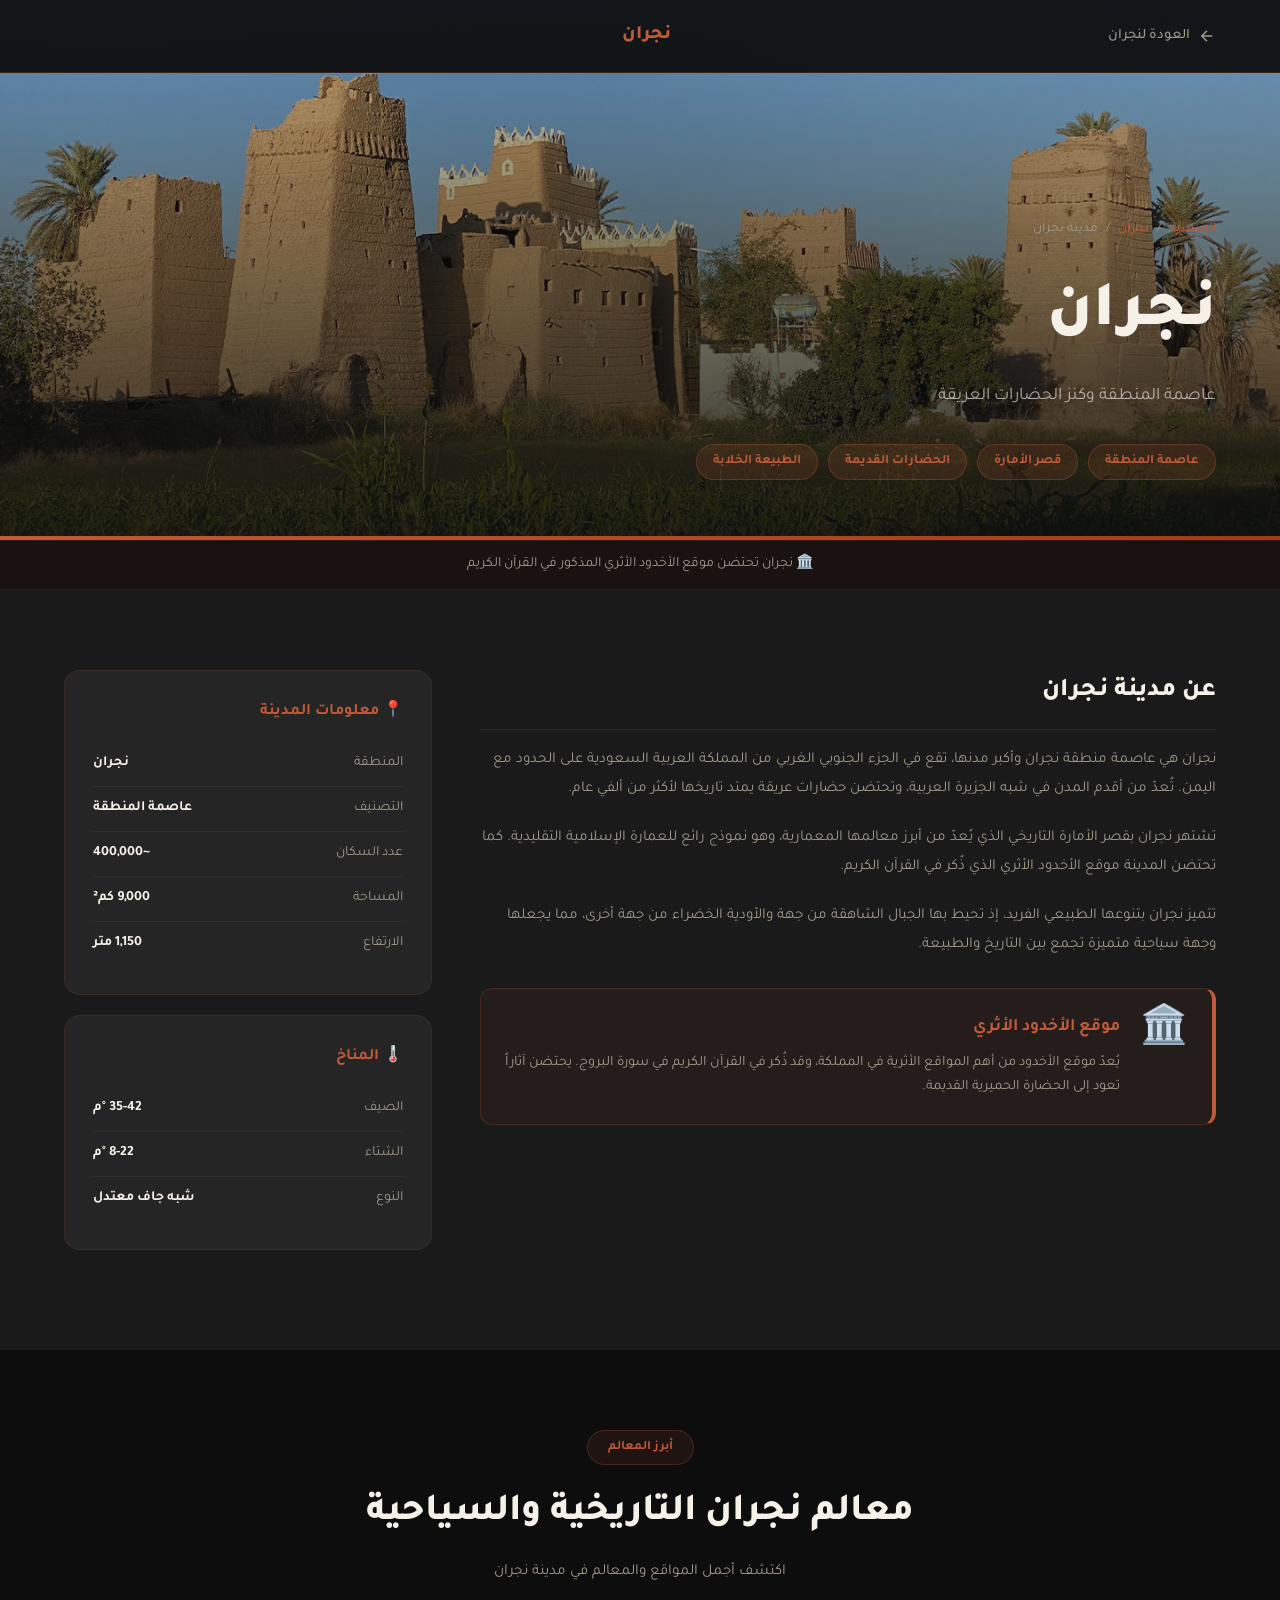
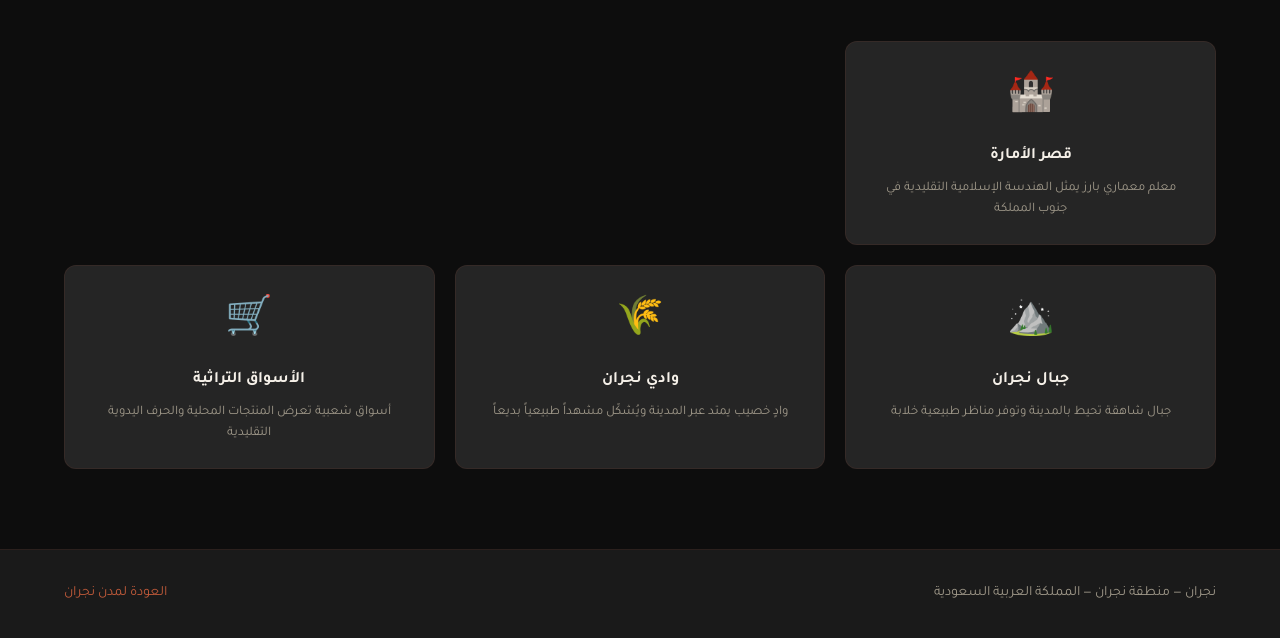
<file: najran-city.html>
<!DOCTYPE html>
<html lang="ar" dir="rtl">
<head>
    <meta charset="UTF-8">
    <meta name="viewport" content="width=device-width, initial-scale=1.0">
    <title>نجران - عاصمة المنطقة</title>
    <link rel="stylesheet" href="najran.css">
    <link rel="stylesheet" href="najran-city.css">
    <link href="https://fonts.googleapis.com/css2?family=Tajawal:wght@300;400;500;700;800;900&display=swap" rel="stylesheet">
</head>
<body>

    <!-- Header -->
    <header class="site-header">
        <div class="header-content">
            <a href="index.html" class="back-btn">
                <svg viewBox="0 0 24 24" fill="none" stroke="currentColor" stroke-width="2">
                    <path d="M5 12h14M12 5l7 7-7 7"/>
                </svg>
                العودة لنجران
            </a>
            <div class="logo-text">
                <h1>نجران</h1>
            </div>
            <div class="header-spacer"></div>
        </div>
    </header>

    <!-- Hero -->
    <section class="city-hero">
        <div class="hero-bg">
            <img src="najran.jpg" alt="نجران">
            <div class="hero-overlay"></div>
        </div>
        <div class="city-hero-content">
            <div class="breadcrumb">
                <a href="index.html">الرئيسية</a>
                <span>/</span>
                <a href="index.html">نجران</a>
                <span>/</span>
                <span>مدينة نجران</span>
            </div>
            <h2>نجران</h2>
            <p class="subtitle">عاصمة المنطقة وكنز الحضارات العريقة</p>
            <div class="city-tags">
                <span class="city-tag-item">عاصمة المنطقة</span>
                <span class="city-tag-item">قصر الأمارة</span>
                <span class="city-tag-item">الحضارات القديمة</span>
                <span class="city-tag-item">الطبيعة الخلابة</span>
            </div>
        </div>
    </section>

    <!-- محتوى المدينة -->
    <section class="city-content">
        <div class="container">
            <div class="content-grid">
                <div class="content-main">
                    <h3>عن مدينة نجران</h3>
                    <p>نجران هي عاصمة منطقة نجران وأكبر مدنها، تقع في الجزء الجنوبي الغربي من المملكة العربية السعودية على الحدود مع اليمن. تُعدّ من أقدم المدن في شبه الجزيرة العربية، وتحتضن حضارات عريقة يمتد تاريخها لأكثر من ألفي عام.</p>
                    <p>تشتهر نجران بقصر الأمارة التاريخي الذي يُعدّ من أبرز معالمها المعمارية، وهو نموذج رائع للعمارة الإسلامية التقليدية. كما تحتضن المدينة موقع الأخدود الأثري الذي ذُكر في القرآن الكريم.</p>
                    <p>تتميز نجران بتنوعها الطبيعي الفريد، إذ تحيط بها الجبال الشاهقة من جهة والأودية الخضراء من جهة أخرى، مما يجعلها وجهة سياحية متميزة تجمع بين التاريخ والطبيعة.</p>

                    <div class="highlight-box">
                        <div class="highlight-icon">🏛️</div>
                        <div>
                            <h4>موقع الأخدود الأثري</h4>
                            <p>يُعدّ موقع الأخدود من أهم المواقع الأثرية في المملكة، وقد ذُكر في القرآن الكريم في سورة البروج. يحتضن آثاراً تعود إلى الحضارة الحميرية القديمة.</p>
                        </div>
                    </div>
                </div>

                <div class="content-sidebar">
                    <div class="info-card">
                        <h4>📍 معلومات المدينة</h4>
                        <div class="info-row">
                            <span class="label">المنطقة</span>
                            <span class="value">نجران</span>
                        </div>
                        <div class="info-row">
                            <span class="label">التصنيف</span>
                            <span class="value">عاصمة المنطقة</span>
                        </div>
                        <div class="info-row">
                            <span class="label">عدد السكان</span>
                            <span class="value">~400,000</span>
                        </div>
                        <div class="info-row">
                            <span class="label">المساحة</span>
                            <span class="value">9,000 كم²</span>
                        </div>
                        <div class="info-row">
                            <span class="label">الارتفاع</span>
                            <span class="value">1,150 متر</span>
                        </div>
                    </div>

                    <div class="info-card">
                        <h4>🌡️ المناخ</h4>
                        <div class="info-row">
                            <span class="label">الصيف</span>
                            <span class="value">35-42 °م</span>
                        </div>
                        <div class="info-row">
                            <span class="label">الشتاء</span>
                            <span class="value">8-22 °م</span>
                        </div>
                        <div class="info-row">
                            <span class="label">النوع</span>
                            <span class="value">شبه جاف معتدل</span>
                        </div>
                    </div>
                </div>
            </div>
        </div>
    </section>

    <!-- المعالم -->
    <section class="landmarks-section">
        <div class="container">
            <div class="section-header">
                <span class="tag">أبرز المعالم</span>
                <h3>معالم نجران التاريخية والسياحية</h3>
                <p>اكتشف أجمل المواقع والمعالم في مدينة نجران</p>
            </div>
            <div class="landmarks-grid">
                <div class="landmark-card">
                    <div class="landmark-icon">🏰</div>
                    <h5>قصر الأمارة</h5>
                    <p>معلم معماري بارز يمثل الهندسة الإسلامية التقليدية في جنوب المملكة</p>
                </div>
                <div class="landmark-card">
                    <div class="landmark-icon">🏺</div>
                    <h5>موقع الأخدود</h5>
                    <p>موقع أثري تاريخي مذكور في القرآن الكريم يعود لآلاف السنين</p>
                </div>
                <div class="landmark-card">
                    <div class="landmark-icon">🏛️</div>
                    <h5>متحف نجران الإقليمي</h5>
                    <p>يضم مقتنيات أثرية وتاريخية نادرة تروي قصة الحضارات القديمة</p>
                </div>
                <div class="landmark-card">
                    <div class="landmark-icon">⛰️</div>
                    <h5>جبال نجران</h5>
                    <p>جبال شاهقة تحيط بالمدينة وتوفر مناظر طبيعية خلابة</p>
                </div>
                <div class="landmark-card">
                    <div class="landmark-icon">🌾</div>
                    <h5>وادي نجران</h5>
                    <p>وادٍ خصيب يمتد عبر المدينة ويُشكّل مشهداً طبيعياً بديعاً</p>
                </div>
                <div class="landmark-card">
                    <div class="landmark-icon">🛒</div>
                    <h5>الأسواق التراثية</h5>
                    <p>أسواق شعبية تعرض المنتجات المحلية والحرف اليدوية التقليدية</p>
                </div>
            </div>
        </div>
    </section>

    <!-- Footer -->
    <footer class="page-footer">
        <div class="container">
            <p>نجران &mdash; منطقة نجران &mdash; المملكة العربية السعودية</p>
            <a href="index.html">العودة لمدن نجران</a>
        </div>
    </footer>

    <script src="najran-city.js"></script>
</body>
</html>
</file>
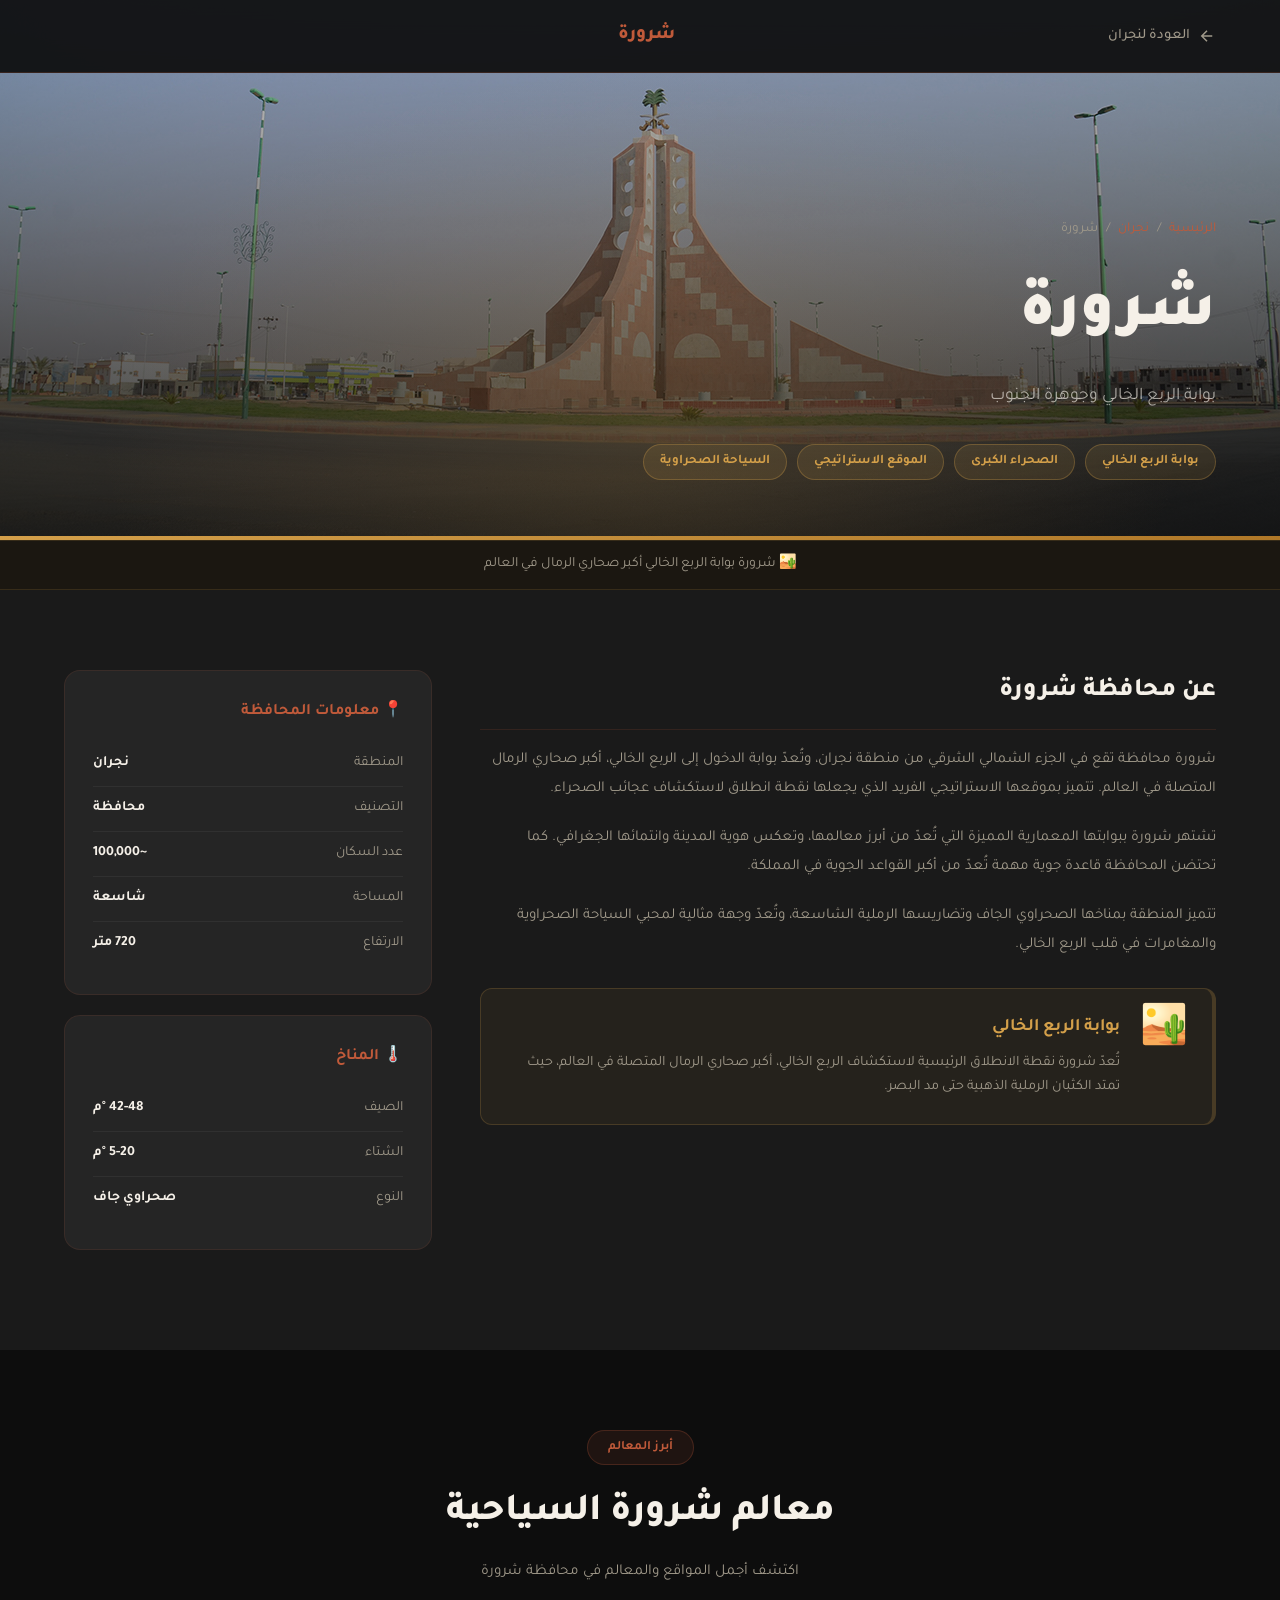
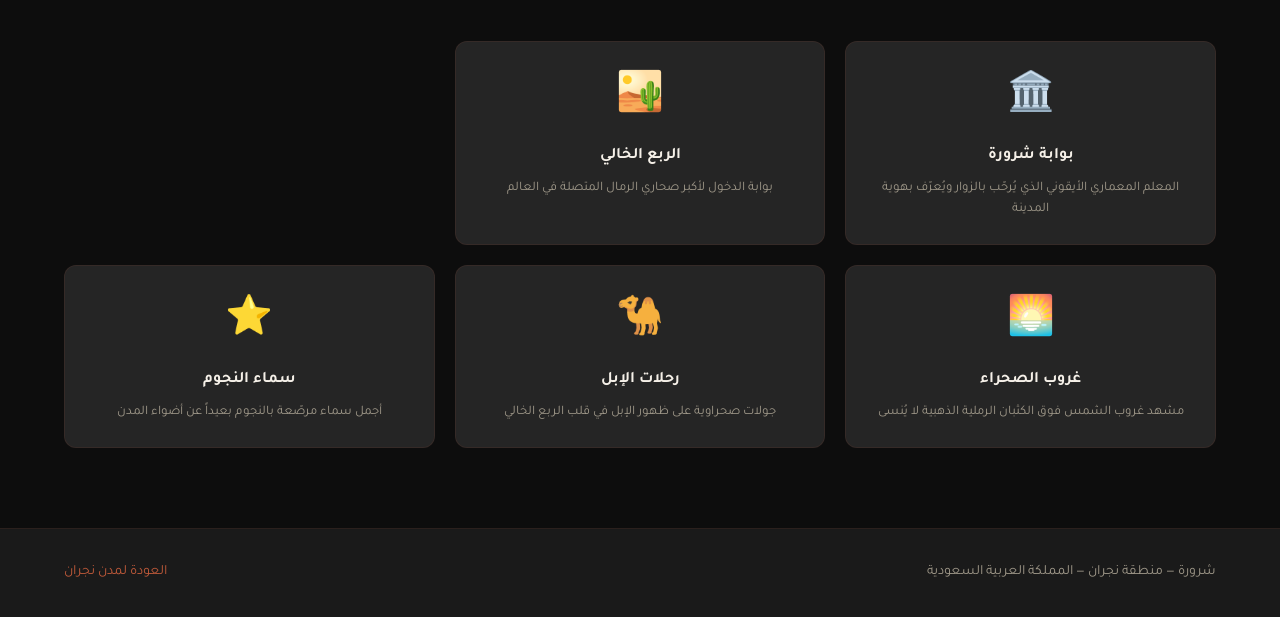
<file: sharurah.html>
<!DOCTYPE html>
<html lang="ar" dir="rtl">
<head>
    <meta charset="UTF-8">
    <meta name="viewport" content="width=device-width, initial-scale=1.0">
    <title>شرورة - بوابة الربع الخالي</title>
    <link rel="stylesheet" href="najran.css">
    <link rel="stylesheet" href="sharurah.css">
    <link href="https://fonts.googleapis.com/css2?family=Tajawal:wght@300;400;500;700;800;900&display=swap" rel="stylesheet">
</head>
<body>

    <!-- Header -->
    <header class="site-header">
        <div class="header-content">
            <a href="index.html" class="back-btn">
                <svg viewBox="0 0 24 24" fill="none" stroke="currentColor" stroke-width="2">
                    <path d="M5 12h14M12 5l7 7-7 7"/>
                </svg>
                العودة لنجران
            </a>
            <div class="logo-text">
                <h1>شرورة</h1>
            </div>
            <div class="header-spacer"></div>
        </div>
    </header>

    <!-- Hero -->
    <section class="city-hero">
        <div class="hero-bg">
            <img src="sharurah.jpg" alt="شرورة">
            <div class="hero-overlay"></div>
        </div>
        <div class="city-hero-content">
            <div class="breadcrumb">
                <a href="index.html">الرئيسية</a>
                <span>/</span>
                <a href="index.html">نجران</a>
                <span>/</span>
                <span>شرورة</span>
            </div>
            <h2>شرورة</h2>
            <p class="subtitle">بوابة الربع الخالي وجوهرة الجنوب</p>
            <div class="city-tags">
                <span class="city-tag-item">بوابة الربع الخالي</span>
                <span class="city-tag-item">الصحراء الكبرى</span>
                <span class="city-tag-item">الموقع الاستراتيجي</span>
                <span class="city-tag-item">السياحة الصحراوية</span>
            </div>
        </div>
    </section>

    <!-- محتوى المدينة -->
    <section class="city-content">
        <div class="container">
            <div class="content-grid">
                <div class="content-main">
                    <h3>عن محافظة شرورة</h3>
                    <p>شرورة محافظة تقع في الجزء الشمالي الشرقي من منطقة نجران، وتُعدّ بوابة الدخول إلى الربع الخالي، أكبر صحاري الرمال المتصلة في العالم. تتميز بموقعها الاستراتيجي الفريد الذي يجعلها نقطة انطلاق لاستكشاف عجائب الصحراء.</p>
                    <p>تشتهر شرورة ببوابتها المعمارية المميزة التي تُعدّ من أبرز معالمها، وتعكس هوية المدينة وانتمائها الجغرافي. كما تحتضن المحافظة قاعدة جوية مهمة تُعدّ من أكبر القواعد الجوية في المملكة.</p>
                    <p>تتميز المنطقة بمناخها الصحراوي الجاف وتضاريسها الرملية الشاسعة، وتُعدّ وجهة مثالية لمحبي السياحة الصحراوية والمغامرات في قلب الربع الخالي.</p>

                    <div class="highlight-box">
                        <div class="highlight-icon">🏜️</div>
                        <div>
                            <h4>بوابة الربع الخالي</h4>
                            <p>تُعدّ شرورة نقطة الانطلاق الرئيسية لاستكشاف الربع الخالي، أكبر صحاري الرمال المتصلة في العالم، حيث تمتد الكثبان الرملية الذهبية حتى مد البصر.</p>
                        </div>
                    </div>
                </div>

                <div class="content-sidebar">
                    <div class="info-card">
                        <h4>📍 معلومات المحافظة</h4>
                        <div class="info-row">
                            <span class="label">المنطقة</span>
                            <span class="value">نجران</span>
                        </div>
                        <div class="info-row">
                            <span class="label">التصنيف</span>
                            <span class="value">محافظة</span>
                        </div>
                        <div class="info-row">
                            <span class="label">عدد السكان</span>
                            <span class="value">~100,000</span>
                        </div>
                        <div class="info-row">
                            <span class="label">المساحة</span>
                            <span class="value">شاسعة</span>
                        </div>
                        <div class="info-row">
                            <span class="label">الارتفاع</span>
                            <span class="value">720 متر</span>
                        </div>
                    </div>

                    <div class="info-card">
                        <h4>🌡️ المناخ</h4>
                        <div class="info-row">
                            <span class="label">الصيف</span>
                            <span class="value">42-48 °م</span>
                        </div>
                        <div class="info-row">
                            <span class="label">الشتاء</span>
                            <span class="value">5-20 °م</span>
                        </div>
                        <div class="info-row">
                            <span class="label">النوع</span>
                            <span class="value">صحراوي جاف</span>
                        </div>
                    </div>
                </div>
            </div>
        </div>
    </section>

    <!-- المعالم -->
    <section class="landmarks-section">
        <div class="container">
            <div class="section-header">
                <span class="tag">أبرز المعالم</span>
                <h3>معالم شرورة السياحية</h3>
                <p>اكتشف أجمل المواقع والمعالم في محافظة شرورة</p>
            </div>
            <div class="landmarks-grid">
                <div class="landmark-card">
                    <div class="landmark-icon">🏛️</div>
                    <h5>بوابة شرورة</h5>
                    <p>المعلم المعماري الأيقوني الذي يُرحّب بالزوار ويُعرّف بهوية المدينة</p>
                </div>
                <div class="landmark-card">
                    <div class="landmark-icon">🏜️</div>
                    <h5>الربع الخالي</h5>
                    <p>بوابة الدخول لأكبر صحاري الرمال المتصلة في العالم</p>
                </div>
                <div class="landmark-card">
                    <div class="landmark-icon">✈️</div>
                    <h5>مطار شرورة</h5>
                    <p>مطار حديث يربط المحافظة بمختلف مناطق المملكة</p>
                </div>
                <div class="landmark-card">
                    <div class="landmark-icon">🌅</div>
                    <h5>غروب الصحراء</h5>
                    <p>مشهد غروب الشمس فوق الكثبان الرملية الذهبية لا يُنسى</p>
                </div>
                <div class="landmark-card">
                    <div class="landmark-icon">🐪</div>
                    <h5>رحلات الإبل</h5>
                    <p>جولات صحراوية على ظهور الإبل في قلب الربع الخالي</p>
                </div>
                <div class="landmark-card">
                    <div class="landmark-icon">⭐</div>
                    <h5>سماء النجوم</h5>
                    <p>أجمل سماء مرصّعة بالنجوم بعيداً عن أضواء المدن</p>
                </div>
            </div>
        </div>
    </section>

    <!-- Footer -->
    <footer class="page-footer">
        <div class="container">
            <p>شرورة &mdash; منطقة نجران &mdash; المملكة العربية السعودية</p>
            <a href="index.html">العودة لمدن نجران</a>
        </div>
    </footer>

    <script src="sharurah.js"></script>
</body>
</html>
</file>
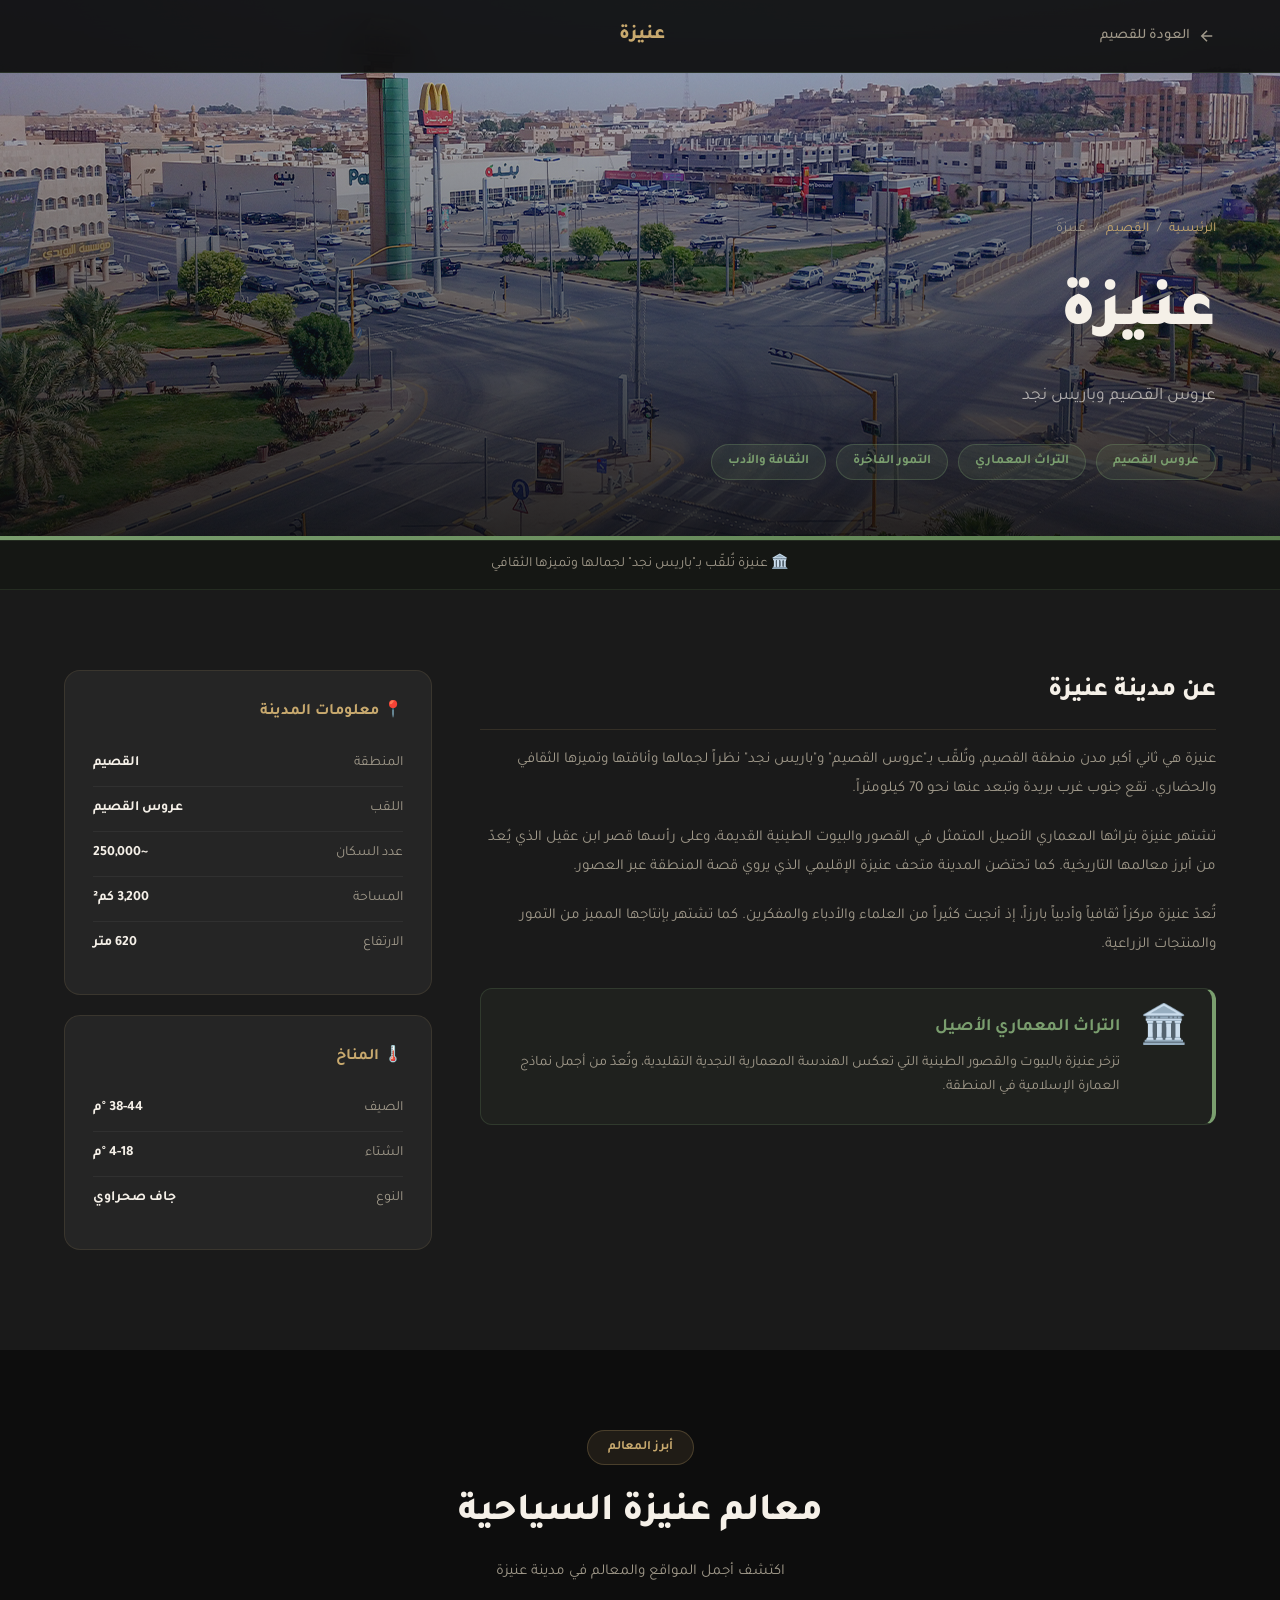
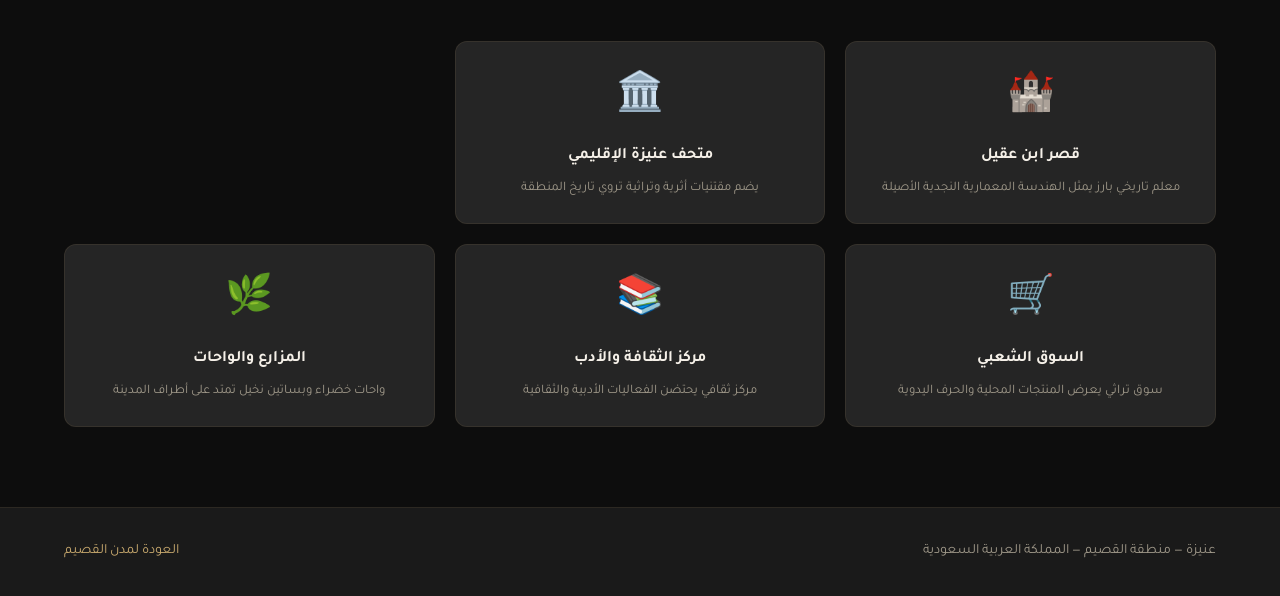
<file: unaizah.html>
<!DOCTYPE html>
<html lang="ar" dir="rtl">
<head>
    <meta charset="UTF-8">
    <meta name="viewport" content="width=device-width, initial-scale=1.0">
    <title>عنيزة - عروس القصيم</title>
    <link rel="stylesheet" href="qassim.css">
    <link rel="stylesheet" href="unaizah.css">
    <link href="https://fonts.googleapis.com/css2?family=Tajawal:wght@300;400;500;700;800;900&display=swap" rel="stylesheet">
</head>
<body>

    <!-- Header -->
    <header class="site-header">
        <div class="header-content">
            <a href="index.html" class="back-btn">
                <svg viewBox="0 0 24 24" fill="none" stroke="currentColor" stroke-width="2">
                    <path d="M5 12h14M12 5l7 7-7 7"/>
                </svg>
                العودة للقصيم
            </a>
            <div class="logo-text">
                <h1>عنيزة</h1>
            </div>
            <div class="header-spacer"></div>
        </div>
    </header>

    <!-- Hero -->
    <section class="city-hero">
        <div class="hero-bg">
            <img src="unaizah.jpg" alt="عنيزة">
            <div class="hero-overlay"></div>
        </div>
        <div class="city-hero-content">
            <div class="breadcrumb">
                <a href="index.html">الرئيسية</a>
                <span>/</span>
                <a href="index.html">القصيم</a>
                <span>/</span>
                <span>عنيزة</span>
            </div>
            <h2>عنيزة</h2>
            <p class="subtitle">عروس القصيم وباريس نجد</p>
            <div class="city-tags">
                <span class="city-tag-item">عروس القصيم</span>
                <span class="city-tag-item">التراث المعماري</span>
                <span class="city-tag-item">التمور الفاخرة</span>
                <span class="city-tag-item">الثقافة والأدب</span>
            </div>
        </div>
    </section>

    <!-- محتوى المدينة -->
    <section class="city-content">
        <div class="container">
            <div class="content-grid">
                <div class="content-main">
                    <h3>عن مدينة عنيزة</h3>
                    <p>عنيزة هي ثاني أكبر مدن منطقة القصيم، وتُلقّب بـ"عروس القصيم" و"باريس نجد" نظراً لجمالها وأناقتها وتميزها الثقافي والحضاري. تقع جنوب غرب بريدة وتبعد عنها نحو 70 كيلومتراً.</p>
                    <p>تشتهر عنيزة بتراثها المعماري الأصيل المتمثل في القصور والبيوت الطينية القديمة، وعلى رأسها قصر ابن عقيل الذي يُعدّ من أبرز معالمها التاريخية. كما تحتضن المدينة متحف عنيزة الإقليمي الذي يروي قصة المنطقة عبر العصور.</p>
                    <p>تُعدّ عنيزة مركزاً ثقافياً وأدبياً بارزاً، إذ أنجبت كثيراً من العلماء والأدباء والمفكرين. كما تشتهر بإنتاجها المميز من التمور والمنتجات الزراعية.</p>

                    <div class="highlight-box">
                        <div class="highlight-icon">🏛️</div>
                        <div>
                            <h4>التراث المعماري الأصيل</h4>
                            <p>تزخر عنيزة بالبيوت والقصور الطينية التي تعكس الهندسة المعمارية النجدية التقليدية، وتُعدّ من أجمل نماذج العمارة الإسلامية في المنطقة.</p>
                        </div>
                    </div>
                </div>

                <div class="content-sidebar">
                    <div class="info-card">
                        <h4>📍 معلومات المدينة</h4>
                        <div class="info-row">
                            <span class="label">المنطقة</span>
                            <span class="value">القصيم</span>
                        </div>
                        <div class="info-row">
                            <span class="label">اللقب</span>
                            <span class="value">عروس القصيم</span>
                        </div>
                        <div class="info-row">
                            <span class="label">عدد السكان</span>
                            <span class="value">~250,000</span>
                        </div>
                        <div class="info-row">
                            <span class="label">المساحة</span>
                            <span class="value">3,200 كم²</span>
                        </div>
                        <div class="info-row">
                            <span class="label">الارتفاع</span>
                            <span class="value">620 متر</span>
                        </div>
                    </div>

                    <div class="info-card">
                        <h4>🌡️ المناخ</h4>
                        <div class="info-row">
                            <span class="label">الصيف</span>
                            <span class="value">38-44 °م</span>
                        </div>
                        <div class="info-row">
                            <span class="label">الشتاء</span>
                            <span class="value">4-18 °م</span>
                        </div>
                        <div class="info-row">
                            <span class="label">النوع</span>
                            <span class="value">جاف صحراوي</span>
                        </div>
                    </div>
                </div>
            </div>
        </div>
    </section>

    <!-- المعالم -->
    <section class="landmarks-section">
        <div class="container">
            <div class="section-header">
                <span class="tag">أبرز المعالم</span>
                <h3>معالم عنيزة السياحية</h3>
                <p>اكتشف أجمل المواقع والمعالم في مدينة عنيزة</p>
            </div>
            <div class="landmarks-grid">
                <div class="landmark-card">
                    <div class="landmark-icon">🏰</div>
                    <h5>قصر ابن عقيل</h5>
                    <p>معلم تاريخي بارز يمثل الهندسة المعمارية النجدية الأصيلة</p>
                </div>
                <div class="landmark-card">
                    <div class="landmark-icon">🏛️</div>
                    <h5>متحف عنيزة الإقليمي</h5>
                    <p>يضم مقتنيات أثرية وتراثية تروي تاريخ المنطقة</p>
                </div>
                <div class="landmark-card">
                    <div class="landmark-icon">🕌</div>
                    <h5>المسجد الكبير</h5>
                    <p>مسجد تاريخي يعكس الطراز المعماري الإسلامي التقليدي</p>
                </div>
                <div class="landmark-card">
                    <div class="landmark-icon">🛒</div>
                    <h5>السوق الشعبي</h5>
                    <p>سوق تراثي يعرض المنتجات المحلية والحرف اليدوية</p>
                </div>
                <div class="landmark-card">
                    <div class="landmark-icon">📚</div>
                    <h5>مركز الثقافة والأدب</h5>
                    <p>مركز ثقافي يحتضن الفعاليات الأدبية والثقافية</p>
                </div>
                <div class="landmark-card">
                    <div class="landmark-icon">🌿</div>
                    <h5>المزارع والواحات</h5>
                    <p>واحات خضراء وبساتين نخيل تمتد على أطراف المدينة</p>
                </div>
            </div>
        </div>
    </section>

    <!-- Footer -->
    <footer class="page-footer">
        <div class="container">
            <p>عنيزة &mdash; منطقة القصيم &mdash; المملكة العربية السعودية</p>
            <a href="index.html">العودة لمدن القصيم</a>
        </div>
    </footer>

    <script src="unaizah.js"></script>
</body>
</html>
</file>
<file: style.css>
/* ===== الخطوط والمتغيرات ===== */
@import url('https://fonts.googleapis.com/css2?family=Tajawal:wght@300;400;500;700;800;900&display=swap');

:root {
    --gold: #c8a96e;
    --gold-light: #e8c98e;
    --gold-dark: #a07840;
    --dark: #0d0d0d;
    --dark-2: #1a1a1a;
    --dark-3: #252525;
    --dark-4: #2e2e2e;
    --text-light: #f5f0e8;
    --text-muted: #a0998a;
    --white: #ffffff;
    --shadow: 0 20px 60px rgba(0,0,0,0.4);
    --radius: 16px;
    --transition: all 0.4s cubic-bezier(0.25, 0.8, 0.25, 1);
}

/* ===== إعادة الضبط الأساسية ===== */
*, *::before, *::after {
    margin: 0;
    padding: 0;
    box-sizing: border-box;
}

html {
    scroll-behavior: smooth;
}

body {
    font-family: 'Tajawal', sans-serif;
    background-color: var(--dark);
    color: var(--text-light);
    direction: rtl;
    overflow-x: hidden;
    line-height: 1.7;
}

a {
    text-decoration: none;
    color: inherit;
}

img {
    max-width: 100%;
    display: block;
}

.container {
    max-width: 1200px;
    margin: 0 auto;
    padding: 0 24px;
}

/* ===== الهيدر ===== */
.site-header {
    position: fixed;
    top: 0;
    right: 0;
    left: 0;
    z-index: 1000;
    background: rgba(13, 13, 13, 0.92);
    backdrop-filter: blur(20px);
    border-bottom: 1px solid rgba(200, 169, 110, 0.15);
}

.header-overlay {
    padding: 0 24px;
}

.header-content {
    max-width: 1200px;
    margin: 0 auto;
    display: flex;
    align-items: center;
    justify-content: space-between;
    height: 72px;
}

.logo-area {
    display: flex;
    align-items: center;
    gap: 14px;
}

.logo-icon svg {
    width: 44px;
    height: 44px;
}

.logo-text h1 {
    font-size: 1.2rem;
    font-weight: 700;
    color: var(--gold);
    line-height: 1.2;
}

.logo-text span {
    font-size: 0.72rem;
    color: var(--text-muted);
    letter-spacing: 0.5px;
}

.main-nav {
    display: flex;
    gap: 32px;
}

.main-nav a {
    font-size: 0.95rem;
    font-weight: 500;
    color: var(--text-muted);
    transition: var(--transition);
    position: relative;
    padding-bottom: 4px;
}

.main-nav a::after {
    content: '';
    position: absolute;
    bottom: 0;
    right: 0;
    width: 0;
    height: 1px;
    background: var(--gold);
    transition: var(--transition);
}

.main-nav a:hover {
    color: var(--gold);
}

.main-nav a:hover::after {
    width: 100%;
}

/* ===== قسم الهيرو ===== */
.hero {
    position: relative;
    min-height: 100vh;
    display: flex;
    align-items: center;
    justify-content: center;
    overflow: hidden;
}

.hero-bg {
    position: absolute;
    inset: 0;
    background: 
        radial-gradient(ellipse at 20% 50%, rgba(200, 169, 110, 0.08) 0%, transparent 60%),
        radial-gradient(ellipse at 80% 20%, rgba(200, 169, 110, 0.05) 0%, transparent 50%),
        linear-gradient(135deg, #0d0d0d 0%, #1a1510 50%, #0d0d0d 100%);
    z-index: 0;
}

.hero-bg::before {
    content: '';
    position: absolute;
    inset: 0;
    background-image: 
        url("data:image/svg+xml,%3Csvg width='60' height='60' viewBox='0 0 60 60' xmlns='http://www.w3.org/2000/svg'%3E%3Cg fill='none' fill-rule='evenodd'%3E%3Cg fill='%23c8a96e' fill-opacity='0.03'%3E%3Cpath d='M36 34v-4h-2v4h-4v2h4v4h2v-4h4v-2h-4zm0-30V0h-2v4h-4v2h4v4h2V6h4V4h-4zM6 34v-4H4v4H0v2h4v4h2v-4h4v-2H6zM6 4V0H4v4H0v2h4v4h2V6h4V4H6z'/%3E%3C/g%3E%3C/g%3E%3C/svg%3E");
    opacity: 0.5;
}

.hero-content {
    position: relative;
    z-index: 1;
    text-align: center;
    max-width: 700px;
    padding: 0 24px;
}

.hero-badge {
    display: inline-block;
    background: rgba(200, 169, 110, 0.12);
    border: 1px solid rgba(200, 169, 110, 0.3);
    color: var(--gold);
    font-size: 0.85rem;
    font-weight: 600;
    padding: 8px 24px;
    border-radius: 50px;
    margin-bottom: 28px;
    letter-spacing: 1px;
}

.hero-title {
    font-size: clamp(2.2rem, 5vw, 3.8rem);
    font-weight: 900;
    line-height: 1.25;
    color: var(--text-light);
    margin-bottom: 20px;
}

.hero-title .highlight {
    background: linear-gradient(135deg, var(--gold) 0%, var(--gold-light) 100%);
    -webkit-background-clip: text;
    -webkit-text-fill-color: transparent;
    background-clip: text;
}

.hero-subtitle {
    font-size: 1.1rem;
    color: var(--text-muted);
    margin-bottom: 40px;
    font-weight: 400;
}

.hero-btn {
    display: inline-flex;
    align-items: center;
    gap: 10px;
    background: linear-gradient(135deg, var(--gold) 0%, var(--gold-dark) 100%);
    color: var(--dark);
    font-size: 1rem;
    font-weight: 700;
    padding: 16px 40px;
    border-radius: 50px;
    transition: var(--transition);
    box-shadow: 0 8px 30px rgba(200, 169, 110, 0.3);
}

.hero-btn:hover {
    transform: translateY(-3px);
    box-shadow: 0 16px 40px rgba(200, 169, 110, 0.5);
}

.hero-scroll {
    position: absolute;
    bottom: 40px;
    left: 50%;
    transform: translateX(-50%);
    display: flex;
    flex-direction: column;
    align-items: center;
    gap: 8px;
    z-index: 1;
}

.hero-scroll span {
    font-size: 0.75rem;
    color: var(--text-muted);
    letter-spacing: 1px;
}

.scroll-arrow {
    width: 24px;
    height: 24px;
    border-right: 2px solid var(--gold);
    border-bottom: 2px solid var(--gold);
    transform: rotate(45deg);
    animation: scrollBounce 1.5s infinite;
    opacity: 0.6;
}

@keyframes scrollBounce {
    0%, 100% { transform: rotate(45deg) translateY(0); opacity: 0.6; }
    50% { transform: rotate(45deg) translateY(6px); opacity: 1; }
}

/* ===== قسم المناطق ===== */
.regions-section {
    padding: 100px 0;
    background: var(--dark-2);
    position: relative;
}

.regions-section::before {
    content: '';
    position: absolute;
    top: 0;
    left: 0;
    right: 0;
    height: 1px;
    background: linear-gradient(90deg, transparent, var(--gold), transparent);
    opacity: 0.3;
}

.section-header {
    text-align: center;
    margin-bottom: 64px;
}

.section-tag {
    display: inline-block;
    background: rgba(200, 169, 110, 0.1);
    border: 1px solid rgba(200, 169, 110, 0.25);
    color: var(--gold);
    font-size: 0.8rem;
    font-weight: 600;
    padding: 6px 20px;
    border-radius: 50px;
    margin-bottom: 16px;
    letter-spacing: 0.5px;
}

.section-header h2 {
    font-size: clamp(1.8rem, 3.5vw, 2.8rem);
    font-weight: 800;
    color: var(--text-light);
    margin-bottom: 12px;
}

.section-header p {
    font-size: 1rem;
    color: var(--text-muted);
    max-width: 500px;
    margin: 0 auto;
}

/* ===== بطاقات المناطق ===== */
.regions-grid {
    display: grid;
    grid-template-columns: repeat(auto-fit, minmax(480px, 1fr));
    gap: 32px;
}

.region-card {
    background: var(--dark-3);
    border-radius: var(--radius);
    overflow: hidden;
    border: 1px solid rgba(200, 169, 110, 0.1);
    transition: var(--transition);
    position: relative;
}

.region-card:hover {
    transform: translateY(-8px);
    border-color: rgba(200, 169, 110, 0.35);
    box-shadow: 0 30px 80px rgba(0,0,0,0.5), 0 0 0 1px rgba(200, 169, 110, 0.15);
}

.card-image-wrapper {
    position: relative;
    height: 280px;
    overflow: hidden;
}

.card-image {
    width: 100%;
    height: 100%;
    object-fit: cover;
    transition: transform 0.6s ease;
}

.region-card:hover .card-image {
    transform: scale(1.06);
}

.card-overlay {
    position: absolute;
    inset: 0;
    background: linear-gradient(to bottom, transparent 40%, rgba(13,13,13,0.9) 100%);
}

.region-badge {
    position: absolute;
    top: 20px;
    right: 20px;
    background: rgba(200, 169, 110, 0.9);
    color: var(--dark);
    font-size: 0.8rem;
    font-weight: 700;
    padding: 6px 16px;
    border-radius: 50px;
    backdrop-filter: blur(10px);
}

.card-body {
    padding: 32px;
}

.card-icon {
    width: 48px;
    height: 48px;
    background: rgba(200, 169, 110, 0.08);
    border: 1px solid rgba(200, 169, 110, 0.2);
    border-radius: 12px;
    display: flex;
    align-items: center;
    justify-content: center;
    margin-bottom: 20px;
}

.card-icon svg {
    width: 24px;
    height: 24px;
}

.card-body h3 {
    font-size: 1.5rem;
    font-weight: 800;
    color: var(--text-light);
    margin-bottom: 12px;
}

.card-body p {
    font-size: 0.95rem;
    color: var(--text-muted);
    line-height: 1.8;
    margin-bottom: 20px;
}

.cities-preview {
    display: flex;
    flex-wrap: wrap;
    gap: 8px;
    margin-bottom: 28px;
}

.city-tag {
    background: rgba(200, 169, 110, 0.08);
    border: 1px solid rgba(200, 169, 110, 0.2);
    color: var(--gold);
    font-size: 0.82rem;
    font-weight: 600;
    padding: 5px 14px;
    border-radius: 50px;
    transition: var(--transition);
}

.region-card:hover .city-tag {
    background: rgba(200, 169, 110, 0.15);
    border-color: rgba(200, 169, 110, 0.4);
}

.card-btn {
    display: inline-flex;
    align-items: center;
    gap: 10px;
    background: linear-gradient(135deg, var(--gold) 0%, var(--gold-dark) 100%);
    color: var(--dark);
    font-size: 0.95rem;
    font-weight: 700;
    padding: 14px 28px;
    border-radius: 50px;
    transition: var(--transition);
    box-shadow: 0 6px 20px rgba(200, 169, 110, 0.25);
}

.card-btn svg {
    width: 18px;
    height: 18px;
    transform: rotate(180deg);
    transition: transform 0.3s ease;
}

.card-btn:hover {
    transform: translateY(-2px);
    box-shadow: 0 12px 30px rgba(200, 169, 110, 0.4);
}

.card-btn:hover svg {
    transform: rotate(180deg) translateX(-4px);
}

/* ===== قسم عن الموقع ===== */
.about-section {
    padding: 100px 0;
    background: var(--dark);
    position: relative;
    overflow: hidden;
}

.about-section::before {
    content: '';
    position: absolute;
    top: -200px;
    left: -200px;
    width: 600px;
    height: 600px;
    background: radial-gradient(circle, rgba(200, 169, 110, 0.05) 0%, transparent 70%);
    pointer-events: none;
}

.about-grid {
    display: grid;
    grid-template-columns: 1fr 1fr;
    gap: 80px;
    align-items: center;
}

.about-text .section-tag {
    margin-bottom: 16px;
}

.about-text h2 {
    font-size: clamp(1.6rem, 3vw, 2.4rem);
    font-weight: 800;
    color: var(--text-light);
    margin-bottom: 20px;
    line-height: 1.3;
}

.about-text p {
    font-size: 1rem;
    color: var(--text-muted);
    line-height: 1.9;
    margin-bottom: 40px;
}

.stats-row {
    display: flex;
    gap: 40px;
}

.stat-item {
    display: flex;
    flex-direction: column;
    align-items: center;
    gap: 4px;
}

.stat-num {
    font-size: 2.5rem;
    font-weight: 900;
    background: linear-gradient(135deg, var(--gold) 0%, var(--gold-light) 100%);
    -webkit-background-clip: text;
    -webkit-text-fill-color: transparent;
    background-clip: text;
    line-height: 1;
}

.stat-label {
    font-size: 0.85rem;
    color: var(--text-muted);
    font-weight: 500;
}

.about-image {
    position: relative;
}

.about-image img {
    width: 100%;
    height: 420px;
    object-fit: cover;
    border-radius: var(--radius);
    position: relative;
    z-index: 1;
}

.image-frame {
    position: absolute;
    inset: -12px;
    border: 1px solid rgba(200, 169, 110, 0.25);
    border-radius: calc(var(--radius) + 8px);
    z-index: 0;
}

/* ===== الفوتر ===== */
.site-footer {
    background: var(--dark-2);
    border-top: 1px solid rgba(200, 169, 110, 0.1);
    padding: 60px 0 0;
}

.footer-content {
    display: grid;
    grid-template-columns: 2fr 1fr 1fr 1fr;
    gap: 48px;
    padding-bottom: 48px;
    border-bottom: 1px solid rgba(255,255,255,0.06);
}

.footer-brand h3 {
    font-size: 1.3rem;
    font-weight: 800;
    color: var(--gold);
    margin-bottom: 12px;
}

.footer-brand p {
    font-size: 0.9rem;
    color: var(--text-muted);
    line-height: 1.8;
}

.footer-links h4 {
    font-size: 0.9rem;
    font-weight: 700;
    color: var(--text-light);
    margin-bottom: 16px;
    text-transform: uppercase;
    letter-spacing: 0.5px;
}

.footer-links ul {
    list-style: none;
    display: flex;
    flex-direction: column;
    gap: 10px;
}

.footer-links ul li a {
    font-size: 0.88rem;
    color: var(--text-muted);
    transition: var(--transition);
}

.footer-links ul li a:hover {
    color: var(--gold);
    padding-right: 6px;
}

.footer-bottom {
    padding: 24px 0;
    text-align: center;
}

.footer-bottom p {
    font-size: 0.82rem;
    color: var(--text-muted);
}

/* ===== التجاوب مع الشاشات الصغيرة ===== */
@media (max-width: 900px) {
    .regions-grid {
        grid-template-columns: 1fr;
    }

    .about-grid {
        grid-template-columns: 1fr;
        gap: 48px;
    }

    .footer-content {
        grid-template-columns: 1fr 1fr;
        gap: 32px;
    }
}

@media (max-width: 600px) {
    .header-content {
        height: 60px;
    }

    .main-nav {
        gap: 20px;
    }

    .hero-title {
        font-size: 2rem;
    }

    .footer-content {
        grid-template-columns: 1fr;
    }

    .stats-row {
        gap: 24px;
    }
}
</file>
<file: qassim.css>
/* ===== المتغيرات والأساسيات ===== */
@import url('https://fonts.googleapis.com/css2?family=Tajawal:wght@300;400;500;700;800;900&display=swap');

:root {
    --gold: #c8a96e;
    --gold-light: #e8c98e;
    --gold-dark: #a07840;
    --dark: #0d0d0d;
    --dark-2: #1a1a1a;
    --dark-3: #252525;
    --dark-4: #2e2e2e;
    --text-light: #f5f0e8;
    --text-muted: #a0998a;
    --green: #4a7c59;
    --green-light: #6aad7e;
    --white: #ffffff;
    --shadow: 0 20px 60px rgba(0,0,0,0.4);
    --radius: 16px;
    --transition: all 0.4s cubic-bezier(0.25, 0.8, 0.25, 1);
}

*, *::before, *::after { margin: 0; padding: 0; box-sizing: border-box; }
html { scroll-behavior: smooth; }

body {
    font-family: 'Tajawal', sans-serif;
    background-color: var(--dark);
    color: var(--text-light);
    direction: rtl;
    overflow-x: hidden;
    line-height: 1.7;
}

a { text-decoration: none; color: inherit; }
img { max-width: 100%; display: block; }
.container { max-width: 1200px; margin: 0 auto; padding: 0 24px; }

/* ===== الهيدر ===== */
.site-header {
    position: fixed;
    top: 0; right: 0; left: 0;
    z-index: 1000;
    background: rgba(13,13,13,0.92);
    backdrop-filter: blur(20px);
    border-bottom: 1px solid rgba(200,169,110,0.15);
}

.header-content {
    max-width: 1200px;
    margin: 0 auto;
    padding: 0 24px;
    display: flex;
    align-items: center;
    justify-content: space-between;
    height: 72px;
}

.back-btn {
    display: flex;
    align-items: center;
    gap: 8px;
    color: var(--text-muted);
    font-size: 0.9rem;
    font-weight: 500;
    transition: var(--transition);
}

.back-btn svg {
    width: 18px; height: 18px;
    transform: rotate(180deg);
}

.back-btn:hover { color: var(--gold); }

.logo-text h1 {
    font-size: 1.2rem;
    font-weight: 800;
    color: var(--gold);
}

.header-spacer { width: 120px; }

/* ===== هيرو المنطقة ===== */
.region-hero {
    position: relative;
    min-height: 70vh;
    display: flex;
    align-items: flex-end;
    padding-bottom: 60px;
    overflow: hidden;
}

.hero-bg {
    position: absolute;
    inset: 0;
}

.hero-bg img {
    width: 100%;
    height: 100%;
    object-fit: cover;
}

.hero-overlay {
    position: absolute;
    inset: 0;
    background: linear-gradient(to bottom, rgba(13,13,13,0.3) 0%, rgba(13,13,13,0.85) 100%);
}

.hero-content {
    position: relative;
    z-index: 1;
    max-width: 1200px;
    margin: 0 auto;
    padding: 80px 24px 0;
    width: 100%;
}

.breadcrumb {
    display: flex;
    align-items: center;
    gap: 8px;
    font-size: 0.85rem;
    color: var(--text-muted);
    margin-bottom: 20px;
}

.breadcrumb a { color: var(--gold); }
.breadcrumb a:hover { text-decoration: underline; }

.hero-content h2 {
    font-size: clamp(2.5rem, 5vw, 4rem);
    font-weight: 900;
    color: var(--text-light);
    margin-bottom: 16px;
    line-height: 1.2;
}

.hero-content p {
    font-size: 1.1rem;
    color: rgba(245,240,232,0.7);
    margin-bottom: 40px;
    max-width: 500px;
}

.hero-stats {
    display: flex;
    gap: 40px;
}

.hero-stat {
    display: flex;
    flex-direction: column;
    gap: 4px;
}

.hero-stat .num {
    font-size: 1.8rem;
    font-weight: 900;
    color: var(--gold);
    line-height: 1;
}

.hero-stat .label {
    font-size: 0.8rem;
    color: var(--text-muted);
}

/* ===== عن المنطقة ===== */
.about-region {
    padding: 80px 0;
    background: var(--dark-2);
}

.about-content {
    display: grid;
    grid-template-columns: 1fr 1fr;
    gap: 64px;
    align-items: start;
}

.tag {
    display: inline-block;
    background: rgba(200,169,110,0.1);
    border: 1px solid rgba(200,169,110,0.25);
    color: var(--gold);
    font-size: 0.8rem;
    font-weight: 600;
    padding: 6px 20px;
    border-radius: 50px;
    margin-bottom: 16px;
}

.about-text h3 {
    font-size: 1.8rem;
    font-weight: 800;
    color: var(--text-light);
    margin-bottom: 16px;
    line-height: 1.3;
}

.about-text p {
    font-size: 0.95rem;
    color: var(--text-muted);
    line-height: 1.9;
    margin-bottom: 16px;
}

.about-features {
    display: flex;
    flex-direction: column;
    gap: 20px;
}

.feature-item {
    display: flex;
    align-items: flex-start;
    gap: 16px;
    background: var(--dark-3);
    border: 1px solid rgba(200,169,110,0.1);
    border-radius: 12px;
    padding: 20px;
    transition: var(--transition);
}

.feature-item:hover {
    border-color: rgba(200,169,110,0.3);
    transform: translateX(-4px);
}

.feature-icon {
    font-size: 1.8rem;
    line-height: 1;
    flex-shrink: 0;
}

.feature-item h4 {
    font-size: 1rem;
    font-weight: 700;
    color: var(--text-light);
    margin-bottom: 4px;
}

.feature-item p {
    font-size: 0.85rem;
    color: var(--text-muted);
}

/* ===== قسم المدن ===== */
.cities-section {
    padding: 80px 0;
    background: var(--dark);
}

.section-header {
    text-align: center;
    margin-bottom: 56px;
}

.section-header h3 {
    font-size: clamp(1.6rem, 3vw, 2.4rem);
    font-weight: 800;
    color: var(--text-light);
    margin-bottom: 12px;
}

.section-header p {
    font-size: 0.95rem;
    color: var(--text-muted);
    max-width: 500px;
    margin: 0 auto;
}

.cities-grid {
    display: grid;
    grid-template-columns: repeat(2, 1fr);
    gap: 24px;
}

.city-card {
    background: var(--dark-3);
    border-radius: var(--radius);
    overflow: hidden;
    border: 1px solid rgba(200,169,110,0.1);
    transition: var(--transition);
    display: block;
}

.city-card:hover {
    transform: translateY(-6px);
    border-color: rgba(200,169,110,0.35);
    box-shadow: 0 20px 60px rgba(0,0,0,0.4);
}

.city-img-wrap {
    position: relative;
    height: 220px;
    overflow: hidden;
}

.city-img-wrap img {
    width: 100%;
    height: 100%;
    object-fit: cover;
    transition: transform 0.6s ease;
}

.city-card:hover .city-img-wrap img {
    transform: scale(1.08);
}

.city-overlay {
    position: absolute;
    inset: 0;
    background: linear-gradient(to bottom, transparent 50%, rgba(13,13,13,0.8) 100%);
}

.city-num {
    position: absolute;
    top: 16px;
    left: 16px;
    font-size: 1.4rem;
    font-weight: 900;
    color: rgba(200,169,110,0.5);
    font-family: 'Tajawal', sans-serif;
}

.city-info {
    padding: 24px;
}

.city-info h4 {
    font-size: 1.3rem;
    font-weight: 800;
    color: var(--text-light);
    margin-bottom: 8px;
}

.city-info p {
    font-size: 0.88rem;
    color: var(--text-muted);
    line-height: 1.7;
    margin-bottom: 16px;
}

.explore-link {
    font-size: 0.9rem;
    font-weight: 700;
    color: var(--gold);
    transition: var(--transition);
}

.city-card:hover .explore-link {
    letter-spacing: 0.5px;
}

/* ===== صفحة المدينة الفردية ===== */
.city-hero {
    position: relative;
    min-height: 60vh;
    display: flex;
    align-items: flex-end;
    padding-bottom: 60px;
    overflow: hidden;
}

.city-hero .hero-bg { position: absolute; inset: 0; }
.city-hero .hero-bg img { width: 100%; height: 100%; object-fit: cover; }
.city-hero .hero-overlay {
    position: absolute; inset: 0;
    background: linear-gradient(to bottom, rgba(13,13,13,0.2) 0%, rgba(13,13,13,0.88) 100%);
}

.city-hero-content {
    position: relative;
    z-index: 1;
    max-width: 1200px;
    margin: 0 auto;
    padding: 80px 24px 0;
    width: 100%;
}

.city-hero-content h2 {
    font-size: clamp(2.5rem, 5vw, 4.5rem);
    font-weight: 900;
    color: var(--text-light);
    margin-bottom: 12px;
}

.city-hero-content .subtitle {
    font-size: 1.1rem;
    color: rgba(245,240,232,0.65);
    margin-bottom: 32px;
}

.city-tags {
    display: flex;
    flex-wrap: wrap;
    gap: 10px;
}

.city-tag-item {
    background: rgba(200,169,110,0.15);
    border: 1px solid rgba(200,169,110,0.3);
    color: var(--gold);
    font-size: 0.82rem;
    font-weight: 600;
    padding: 6px 16px;
    border-radius: 50px;
}

/* ===== محتوى المدينة ===== */
.city-content {
    padding: 80px 0;
    background: var(--dark-2);
}

.content-grid {
    display: grid;
    grid-template-columns: 2fr 1fr;
    gap: 48px;
    align-items: start;
}

.content-main h3 {
    font-size: 1.6rem;
    font-weight: 800;
    color: var(--text-light);
    margin-bottom: 16px;
    padding-bottom: 16px;
    border-bottom: 1px solid rgba(200,169,110,0.15);
}

.content-main p {
    font-size: 0.95rem;
    color: var(--text-muted);
    line-height: 1.9;
    margin-bottom: 20px;
}

.info-card {
    background: var(--dark-3);
    border: 1px solid rgba(200,169,110,0.12);
    border-radius: var(--radius);
    padding: 28px;
    margin-bottom: 20px;
}

.info-card h4 {
    font-size: 1rem;
    font-weight: 700;
    color: var(--gold);
    margin-bottom: 16px;
    display: flex;
    align-items: center;
    gap: 8px;
}

.info-row {
    display: flex;
    justify-content: space-between;
    align-items: center;
    padding: 10px 0;
    border-bottom: 1px solid rgba(255,255,255,0.05);
    font-size: 0.88rem;
}

.info-row:last-child { border-bottom: none; }
.info-row .label { color: var(--text-muted); }
.info-row .value { color: var(--text-light); font-weight: 600; }

/* ===== معالم المدينة ===== */
.landmarks-section {
    padding: 80px 0;
    background: var(--dark);
}

.landmarks-grid {
    display: grid;
    grid-template-columns: repeat(3, 1fr);
    gap: 20px;
}

.landmark-card {
    background: var(--dark-3);
    border: 1px solid rgba(200,169,110,0.1);
    border-radius: 12px;
    padding: 24px;
    transition: var(--transition);
    text-align: center;
}

.landmark-card:hover {
    border-color: rgba(200,169,110,0.3);
    transform: translateY(-4px);
}

.landmark-icon {
    font-size: 2.4rem;
    margin-bottom: 12px;
}

.landmark-card h5 {
    font-size: 1rem;
    font-weight: 700;
    color: var(--text-light);
    margin-bottom: 8px;
}

.landmark-card p {
    font-size: 0.82rem;
    color: var(--text-muted);
    line-height: 1.6;
}

/* ===== الفوتر ===== */
.page-footer {
    background: var(--dark-2);
    border-top: 1px solid rgba(200,169,110,0.1);
    padding: 32px 0;
}

.page-footer .container {
    display: flex;
    align-items: center;
    justify-content: space-between;
}

.page-footer p {
    font-size: 0.88rem;
    color: var(--text-muted);
}

.page-footer a {
    font-size: 0.88rem;
    color: var(--gold);
    transition: var(--transition);
}

.page-footer a:hover { text-decoration: underline; }

/* ===== التجاوب ===== */
@media (max-width: 900px) {
    .about-content { grid-template-columns: 1fr; gap: 40px; }
    .cities-grid { grid-template-columns: 1fr; }
    .content-grid { grid-template-columns: 1fr; }
    .landmarks-grid { grid-template-columns: repeat(2, 1fr); }
}

@media (max-width: 600px) {
    .hero-stats { gap: 24px; }
    .landmarks-grid { grid-template-columns: 1fr; }
    .page-footer .container { flex-direction: column; gap: 12px; text-align: center; }
}
</file>
<file: almithnab.css>
/* ===== CSS خاص بمدينة المذنب ===== */

/* لون مميز للمذنب - أخضر طبيعي */
:root {
    --city-color: #5a8a5e;
    --city-color-light: #7aaa7e;
    --city-color-dark: #3a6a3e;
    --city-gradient: linear-gradient(135deg, #5a8a5e 0%, #3a6a3e 100%);
}

.site-header { border-bottom-color: rgba(90, 138, 94, 0.2); }

.city-hero::after {
    content: '';
    position: absolute;
    bottom: 0; left: 0; right: 0;
    height: 4px;
    background: var(--city-gradient);
}

.highlight-box {
    display: flex;
    align-items: flex-start;
    gap: 20px;
    background: rgba(90, 138, 94, 0.06);
    border: 1px solid rgba(90, 138, 94, 0.2);
    border-right: 4px solid var(--city-color);
    border-radius: 12px;
    padding: 24px;
    margin-top: 28px;
}

.highlight-icon { font-size: 2.4rem; flex-shrink: 0; line-height: 1; }

.highlight-box h4 {
    font-size: 1.1rem;
    font-weight: 700;
    color: var(--city-color);
    margin-bottom: 8px;
}

.highlight-box p {
    font-size: 0.9rem;
    color: var(--text-muted);
    line-height: 1.7;
    margin: 0;
}

.city-tag-item {
    background: rgba(90, 138, 94, 0.12);
    border-color: rgba(90, 138, 94, 0.3);
    color: var(--city-color);
}

.landmark-card:hover {
    background: rgba(90, 138, 94, 0.05);
    border-color: rgba(90, 138, 94, 0.3);
}

@keyframes fadeInUp {
    from { opacity: 0; transform: translateY(20px); }
    to { opacity: 1; transform: translateY(0); }
}

.city-hero-content h2 { animation: fadeInUp 0.8s ease 0.1s both; }
.city-hero-content .subtitle { animation: fadeInUp 0.8s ease 0.2s both; }
.city-tags { animation: fadeInUp 0.8s ease 0.3s both; }
</file>
<file: alrass.css>
/* ===== CSS خاص بمدينة الرس ===== */

/* لون مميز للرس - بني ترابي */
:root {
    --city-color: #b07850;
    --city-color-light: #d09870;
    --city-color-dark: #906040;
    --city-gradient: linear-gradient(135deg, #b07850 0%, #906040 100%);
}

.site-header { border-bottom-color: rgba(176, 120, 80, 0.2); }

.city-hero::after {
    content: '';
    position: absolute;
    bottom: 0; left: 0; right: 0;
    height: 4px;
    background: var(--city-gradient);
}

.highlight-box {
    display: flex;
    align-items: flex-start;
    gap: 20px;
    background: rgba(176, 120, 80, 0.06);
    border: 1px solid rgba(176, 120, 80, 0.2);
    border-right: 4px solid var(--city-color);
    border-radius: 12px;
    padding: 24px;
    margin-top: 28px;
}

.highlight-icon { font-size: 2.4rem; flex-shrink: 0; line-height: 1; }

.highlight-box h4 {
    font-size: 1.1rem;
    font-weight: 700;
    color: var(--city-color);
    margin-bottom: 8px;
}

.highlight-box p {
    font-size: 0.9rem;
    color: var(--text-muted);
    line-height: 1.7;
    margin: 0;
}

.city-tag-item {
    background: rgba(176, 120, 80, 0.12);
    border-color: rgba(176, 120, 80, 0.3);
    color: var(--city-color);
}

.landmark-card:hover {
    background: rgba(176, 120, 80, 0.05);
    border-color: rgba(176, 120, 80, 0.3);
}

@keyframes fadeInUp {
    from { opacity: 0; transform: translateY(20px); }
    to { opacity: 1; transform: translateY(0); }
}

.city-hero-content h2 { animation: fadeInUp 0.8s ease 0.1s both; }
.city-hero-content .subtitle { animation: fadeInUp 0.8s ease 0.2s both; }
.city-tags { animation: fadeInUp 0.8s ease 0.3s both; }
</file>
<file: buraidah.css>
/* ===== CSS خاص بمدينة بريدة ===== */

/* لون مميز لبريدة - ذهبي دافئ */
:root {
    --city-color: #c8a96e;
    --city-color-light: #e8c98e;
    --city-color-dark: #a07840;
    --city-gradient: linear-gradient(135deg, #c8a96e 0%, #a07840 100%);
}

/* تخصيص الهيدر */
.site-header {
    border-bottom-color: rgba(200, 169, 110, 0.2);
}

/* تخصيص الهيرو */
.city-hero::after {
    content: '';
    position: absolute;
    bottom: 0;
    left: 0;
    right: 0;
    height: 4px;
    background: var(--city-gradient);
}

/* صندوق التمييز */
.highlight-box {
    display: flex;
    align-items: flex-start;
    gap: 20px;
    background: rgba(200, 169, 110, 0.06);
    border: 1px solid rgba(200, 169, 110, 0.2);
    border-right: 4px solid var(--city-color);
    border-radius: 12px;
    padding: 24px;
    margin-top: 28px;
}

.highlight-icon {
    font-size: 2.4rem;
    flex-shrink: 0;
    line-height: 1;
}

.highlight-box h4 {
    font-size: 1.1rem;
    font-weight: 700;
    color: var(--city-color);
    margin-bottom: 8px;
}

.highlight-box p {
    font-size: 0.9rem;
    color: var(--text-muted);
    line-height: 1.7;
    margin: 0;
}

/* تخصيص بطاقات المعالم */
.landmark-card:hover {
    background: rgba(200, 169, 110, 0.05);
    border-color: rgba(200, 169, 110, 0.3);
}

/* شريط الإحصائيات */
.city-stats-bar {
    background: var(--dark-3);
    border-top: 1px solid rgba(200, 169, 110, 0.1);
    border-bottom: 1px solid rgba(200, 169, 110, 0.1);
    padding: 32px 0;
    margin: 0;
}

.stats-container {
    max-width: 1200px;
    margin: 0 auto;
    padding: 0 24px;
    display: flex;
    justify-content: space-around;
    align-items: center;
}

.stat-block {
    text-align: center;
}

.stat-block .big-num {
    font-size: 2.2rem;
    font-weight: 900;
    color: var(--city-color);
    display: block;
    line-height: 1;
    margin-bottom: 6px;
}

.stat-block .stat-desc {
    font-size: 0.82rem;
    color: var(--text-muted);
    font-weight: 500;
}

/* تأثير الدخول */
@keyframes fadeInUp {
    from { opacity: 0; transform: translateY(20px); }
    to { opacity: 1; transform: translateY(0); }
}

.city-hero-content {
    animation: fadeInUp 0.8s ease forwards;
}

.city-hero-content h2 {
    animation: fadeInUp 0.8s ease 0.1s both;
}

.city-hero-content .subtitle {
    animation: fadeInUp 0.8s ease 0.2s both;
}

.city-tags {
    animation: fadeInUp 0.8s ease 0.3s both;
}
</file>
<file: najran.css>
/* ===== المتغيرات والأساسيات - نجران ===== */
@import url('https://fonts.googleapis.com/css2?family=Tajawal:wght@300;400;500;700;800;900&display=swap');

:root {
    --gold: #c8a96e;
    --gold-light: #e8c98e;
    --gold-dark: #a07840;
    --dark: #0d0d0d;
    --dark-2: #1a1a1a;
    --dark-3: #252525;
    --dark-4: #2e2e2e;
    --text-light: #f5f0e8;
    --text-muted: #a0998a;
    /* لون مميز لنجران - أحمر طيني */
    --najran: #c05a3a;
    --najran-light: #e07a5a;
    --najran-dark: #a03a1a;
    --white: #ffffff;
    --radius: 16px;
    --transition: all 0.4s cubic-bezier(0.25, 0.8, 0.25, 1);
}

*, *::before, *::after { margin: 0; padding: 0; box-sizing: border-box; }
html { scroll-behavior: smooth; }

body {
    font-family: 'Tajawal', sans-serif;
    background-color: var(--dark);
    color: var(--text-light);
    direction: rtl;
    overflow-x: hidden;
    line-height: 1.7;
}

a { text-decoration: none; color: inherit; }
img { max-width: 100%; display: block; }
.container { max-width: 1200px; margin: 0 auto; padding: 0 24px; }

/* ===== الهيدر ===== */
.site-header {
    position: fixed;
    top: 0; right: 0; left: 0;
    z-index: 1000;
    background: rgba(13,13,13,0.92);
    backdrop-filter: blur(20px);
    border-bottom: 1px solid rgba(192, 90, 58, 0.2);
}

.header-content {
    max-width: 1200px;
    margin: 0 auto;
    padding: 0 24px;
    display: flex;
    align-items: center;
    justify-content: space-between;
    height: 72px;
}

.back-btn {
    display: flex;
    align-items: center;
    gap: 8px;
    color: var(--text-muted);
    font-size: 0.9rem;
    font-weight: 500;
    transition: var(--transition);
}

.back-btn svg { width: 18px; height: 18px; transform: rotate(180deg); }
.back-btn:hover { color: var(--najran); }

.logo-text h1 {
    font-size: 1.2rem;
    font-weight: 800;
    color: var(--najran);
}

.header-spacer { width: 120px; }

/* ===== هيرو المنطقة ===== */
.region-hero {
    position: relative;
    min-height: 70vh;
    display: flex;
    align-items: flex-end;
    padding-bottom: 60px;
    overflow: hidden;
}

.hero-bg { position: absolute; inset: 0; }
.hero-bg img { width: 100%; height: 100%; object-fit: cover; }
.hero-overlay {
    position: absolute; inset: 0;
    background: linear-gradient(to bottom, rgba(13,13,13,0.3) 0%, rgba(13,13,13,0.88) 100%);
}

.hero-content {
    position: relative;
    z-index: 1;
    max-width: 1200px;
    margin: 0 auto;
    padding: 80px 24px 0;
    width: 100%;
}

.breadcrumb {
    display: flex;
    align-items: center;
    gap: 8px;
    font-size: 0.85rem;
    color: var(--text-muted);
    margin-bottom: 20px;
}

.breadcrumb a { color: var(--najran); }
.breadcrumb a:hover { text-decoration: underline; }

.hero-content h2 {
    font-size: clamp(2.5rem, 5vw, 4rem);
    font-weight: 900;
    color: var(--text-light);
    margin-bottom: 16px;
    line-height: 1.2;
}

.hero-content p {
    font-size: 1.1rem;
    color: rgba(245,240,232,0.7);
    margin-bottom: 40px;
    max-width: 500px;
}

.hero-stats { display: flex; gap: 40px; }

.hero-stat { display: flex; flex-direction: column; gap: 4px; }
.hero-stat .num { font-size: 1.8rem; font-weight: 900; color: var(--najran); line-height: 1; }
.hero-stat .label { font-size: 0.8rem; color: var(--text-muted); }

/* ===== عن المنطقة ===== */
.about-region { padding: 80px 0; background: var(--dark-2); }

.about-content {
    display: grid;
    grid-template-columns: 1fr 1fr;
    gap: 64px;
    align-items: start;
}

.tag {
    display: inline-block;
    background: rgba(192, 90, 58, 0.1);
    border: 1px solid rgba(192, 90, 58, 0.25);
    color: var(--najran);
    font-size: 0.8rem;
    font-weight: 600;
    padding: 6px 20px;
    border-radius: 50px;
    margin-bottom: 16px;
}

.about-text h3 {
    font-size: 1.8rem;
    font-weight: 800;
    color: var(--text-light);
    margin-bottom: 16px;
    line-height: 1.3;
}

.about-text p {
    font-size: 0.95rem;
    color: var(--text-muted);
    line-height: 1.9;
    margin-bottom: 16px;
}

.about-features { display: flex; flex-direction: column; gap: 20px; }

.feature-item {
    display: flex;
    align-items: flex-start;
    gap: 16px;
    background: var(--dark-3);
    border: 1px solid rgba(192, 90, 58, 0.1);
    border-radius: 12px;
    padding: 20px;
    transition: var(--transition);
}

.feature-item:hover {
    border-color: rgba(192, 90, 58, 0.3);
    transform: translateX(-4px);
}

.feature-icon { font-size: 1.8rem; line-height: 1; flex-shrink: 0; }
.feature-item h4 { font-size: 1rem; font-weight: 700; color: var(--text-light); margin-bottom: 4px; }
.feature-item p { font-size: 0.85rem; color: var(--text-muted); }

/* ===== قسم المدن ===== */
.cities-section { padding: 80px 0; background: var(--dark); }

.section-header { text-align: center; margin-bottom: 56px; }

.section-header h3 {
    font-size: clamp(1.6rem, 3vw, 2.4rem);
    font-weight: 800;
    color: var(--text-light);
    margin-bottom: 12px;
}

.section-header p { font-size: 0.95rem; color: var(--text-muted); max-width: 500px; margin: 0 auto; }

/* شبكة مدن نجران (مدينتان فقط) */
.cities-grid-najran {
    display: grid;
    grid-template-columns: repeat(2, 1fr);
    gap: 32px;
    max-width: 900px;
    margin: 0 auto;
}

.city-card {
    background: var(--dark-3);
    border-radius: var(--radius);
    overflow: hidden;
    border: 1px solid rgba(192, 90, 58, 0.1);
    transition: var(--transition);
    display: block;
}

.city-card:hover {
    transform: translateY(-6px);
    border-color: rgba(192, 90, 58, 0.4);
    box-shadow: 0 20px 60px rgba(0,0,0,0.4);
}

.city-img-wrap { position: relative; height: 260px; overflow: hidden; }

.city-img-wrap img {
    width: 100%; height: 100%;
    object-fit: cover;
    transition: transform 0.6s ease;
}

.city-card:hover .city-img-wrap img { transform: scale(1.08); }

.city-overlay {
    position: absolute; inset: 0;
    background: linear-gradient(to bottom, transparent 50%, rgba(13,13,13,0.8) 100%);
}

.city-num {
    position: absolute;
    top: 16px; left: 16px;
    font-size: 1.4rem;
    font-weight: 900;
    color: rgba(192, 90, 58, 0.5);
}

.city-info { padding: 28px; }

.city-info h4 {
    font-size: 1.4rem;
    font-weight: 800;
    color: var(--text-light);
    margin-bottom: 10px;
}

.city-info p {
    font-size: 0.88rem;
    color: var(--text-muted);
    line-height: 1.7;
    margin-bottom: 16px;
}

.explore-link {
    font-size: 0.9rem;
    font-weight: 700;
    color: var(--najran);
    transition: var(--transition);
}

/* ===== صفحة المدينة الفردية ===== */
.city-hero {
    position: relative;
    min-height: 60vh;
    display: flex;
    align-items: flex-end;
    padding-bottom: 60px;
    overflow: hidden;
}

.city-hero .hero-bg { position: absolute; inset: 0; }
.city-hero .hero-bg img { width: 100%; height: 100%; object-fit: cover; }
.city-hero .hero-overlay {
    position: absolute; inset: 0;
    background: linear-gradient(to bottom, rgba(13,13,13,0.2) 0%, rgba(13,13,13,0.88) 100%);
}

.city-hero-content {
    position: relative;
    z-index: 1;
    max-width: 1200px;
    margin: 0 auto;
    padding: 80px 24px 0;
    width: 100%;
}

.city-hero-content h2 {
    font-size: clamp(2.5rem, 5vw, 4.5rem);
    font-weight: 900;
    color: var(--text-light);
    margin-bottom: 12px;
}

.city-hero-content .subtitle {
    font-size: 1.1rem;
    color: rgba(245,240,232,0.65);
    margin-bottom: 32px;
}

.city-tags { display: flex; flex-wrap: wrap; gap: 10px; }

.city-tag-item {
    background: rgba(192, 90, 58, 0.15);
    border: 1px solid rgba(192, 90, 58, 0.3);
    color: var(--najran);
    font-size: 0.82rem;
    font-weight: 600;
    padding: 6px 16px;
    border-radius: 50px;
}

/* ===== محتوى المدينة ===== */
.city-content { padding: 80px 0; background: var(--dark-2); }

.content-grid {
    display: grid;
    grid-template-columns: 2fr 1fr;
    gap: 48px;
    align-items: start;
}

.content-main h3 {
    font-size: 1.6rem;
    font-weight: 800;
    color: var(--text-light);
    margin-bottom: 16px;
    padding-bottom: 16px;
    border-bottom: 1px solid rgba(192, 90, 58, 0.15);
}

.content-main p {
    font-size: 0.95rem;
    color: var(--text-muted);
    line-height: 1.9;
    margin-bottom: 20px;
}

.info-card {
    background: var(--dark-3);
    border: 1px solid rgba(192, 90, 58, 0.12);
    border-radius: var(--radius);
    padding: 28px;
    margin-bottom: 20px;
}

.info-card h4 {
    font-size: 1rem;
    font-weight: 700;
    color: var(--najran);
    margin-bottom: 16px;
}

.info-row {
    display: flex;
    justify-content: space-between;
    align-items: center;
    padding: 10px 0;
    border-bottom: 1px solid rgba(255,255,255,0.05);
    font-size: 0.88rem;
}

.info-row:last-child { border-bottom: none; }
.info-row .label { color: var(--text-muted); }
.info-row .value { color: var(--text-light); font-weight: 600; }

/* ===== المعالم ===== */
.landmarks-section { padding: 80px 0; background: var(--dark); }

.landmarks-grid {
    display: grid;
    grid-template-columns: repeat(3, 1fr);
    gap: 20px;
}

.landmark-card {
    background: var(--dark-3);
    border: 1px solid rgba(192, 90, 58, 0.1);
    border-radius: 12px;
    padding: 24px;
    transition: var(--transition);
    text-align: center;
}

.landmark-card:hover {
    border-color: rgba(192, 90, 58, 0.3);
    transform: translateY(-4px);
    background: rgba(192, 90, 58, 0.04);
}

.landmark-icon { font-size: 2.4rem; margin-bottom: 12px; }

.landmark-card h5 {
    font-size: 1rem;
    font-weight: 700;
    color: var(--text-light);
    margin-bottom: 8px;
}

.landmark-card p { font-size: 0.82rem; color: var(--text-muted); line-height: 1.6; }

/* ===== صندوق التمييز ===== */
.highlight-box {
    display: flex;
    align-items: flex-start;
    gap: 20px;
    background: rgba(192, 90, 58, 0.06);
    border: 1px solid rgba(192, 90, 58, 0.2);
    border-right: 4px solid var(--najran);
    border-radius: 12px;
    padding: 24px;
    margin-top: 28px;
}

.highlight-icon { font-size: 2.4rem; flex-shrink: 0; line-height: 1; }

.highlight-box h4 {
    font-size: 1.1rem;
    font-weight: 700;
    color: var(--najran);
    margin-bottom: 8px;
}

.highlight-box p { font-size: 0.9rem; color: var(--text-muted); line-height: 1.7; margin: 0; }

/* ===== الفوتر ===== */
.page-footer {
    background: var(--dark-2);
    border-top: 1px solid rgba(192, 90, 58, 0.1);
    padding: 32px 0;
}

.page-footer .container {
    display: flex;
    align-items: center;
    justify-content: space-between;
}

.page-footer p { font-size: 0.88rem; color: var(--text-muted); }

.page-footer a {
    font-size: 0.88rem;
    color: var(--najran);
    transition: var(--transition);
}

.page-footer a:hover { text-decoration: underline; }

/* ===== التجاوب ===== */
@media (max-width: 900px) {
    .about-content { grid-template-columns: 1fr; gap: 40px; }
    .cities-grid-najran { grid-template-columns: 1fr; }
    .content-grid { grid-template-columns: 1fr; }
    .landmarks-grid { grid-template-columns: repeat(2, 1fr); }
}

@media (max-width: 600px) {
    .hero-stats { gap: 24px; }
    .landmarks-grid { grid-template-columns: 1fr; }
    .page-footer .container { flex-direction: column; gap: 12px; text-align: center; }
}

/* ===== تأثير الدخول ===== */
@keyframes fadeInUp {
    from { opacity: 0; transform: translateY(20px); }
    to { opacity: 1; transform: translateY(0); }
}

.city-hero-content h2 { animation: fadeInUp 0.8s ease 0.1s both; }
.city-hero-content .subtitle { animation: fadeInUp 0.8s ease 0.2s both; }
.city-tags { animation: fadeInUp 0.8s ease 0.3s both; }
</file>
<file: najran-city.css>
/* ===== CSS خاص بمدينة نجران ===== */

/* لون مميز لنجران - أحمر طيني دافئ */
:root {
    --city-color: #c05a3a;
    --city-gradient: linear-gradient(135deg, #c05a3a 0%, #a03a1a 100%);
}

.city-hero::after {
    content: '';
    position: absolute;
    bottom: 0; left: 0; right: 0;
    height: 4px;
    background: var(--city-gradient);
}

/* تأثير الدخول */
@keyframes heroSlideUp {
    from { opacity: 0; transform: translateY(30px); }
    to { opacity: 1; transform: translateY(0); }
}

.city-hero-content { animation: heroSlideUp 0.9s ease forwards; }
</file>
<file: sharurah.css>
/* ===== CSS خاص بمدينة شرورة ===== */

/* لون مميز لشرورة - رملي ذهبي */
:root {
    --city-color: #d4a04a;
    --city-gradient: linear-gradient(135deg, #d4a04a 0%, #b07828 100%);
}

/* شريط ملون أسفل الهيرو */
.city-hero::after {
    content: '';
    position: absolute;
    bottom: 0; left: 0; right: 0;
    height: 4px;
    background: var(--city-gradient);
}

/* تخصيص الوسوم */
.city-tag-item {
    background: rgba(212, 160, 74, 0.12) !important;
    border-color: rgba(212, 160, 74, 0.3) !important;
    color: var(--city-color) !important;
}

/* تخصيص صندوق التمييز */
.highlight-box {
    border-right-color: var(--city-color) !important;
    background: rgba(212, 160, 74, 0.06) !important;
    border-color: rgba(212, 160, 74, 0.2) !important;
}

.highlight-box h4 {
    color: var(--city-color) !important;
}

/* تخصيص بطاقات المعالم */
.landmark-card:hover {
    background: rgba(212, 160, 74, 0.05) !important;
    border-color: rgba(212, 160, 74, 0.3) !important;
}

/* تأثير الرمال المتحركة في الخلفية */
.city-hero .hero-bg::after {
    content: '';
    position: absolute;
    inset: 0;
    background: radial-gradient(ellipse at 50% 80%, rgba(212, 160, 74, 0.15) 0%, transparent 60%);
}

/* تأثير الدخول */
@keyframes fadeInUp {
    from { opacity: 0; transform: translateY(20px); }
    to { opacity: 1; transform: translateY(0); }
}

.city-hero-content h2 { animation: fadeInUp 0.8s ease 0.1s both; }
.city-hero-content .subtitle { animation: fadeInUp 0.8s ease 0.2s both; }
.city-tags { animation: fadeInUp 0.8s ease 0.3s both; }
</file>
<file: unaizah.css>
/* ===== CSS خاص بمدينة عنيزة ===== */

/* لون مميز لعنيزة - أخضر زيتوني */
:root {
    --city-color: #7a9e6e;
    --city-color-light: #9abe8e;
    --city-color-dark: #5a7e4e;
    --city-gradient: linear-gradient(135deg, #7a9e6e 0%, #5a7e4e 100%);
}

/* تخصيص الهيدر */
.site-header {
    border-bottom-color: rgba(122, 158, 110, 0.2);
}

/* شريط ملون أسفل الهيرو */
.city-hero::after {
    content: '';
    position: absolute;
    bottom: 0;
    left: 0;
    right: 0;
    height: 4px;
    background: var(--city-gradient);
}

/* صندوق التمييز */
.highlight-box {
    display: flex;
    align-items: flex-start;
    gap: 20px;
    background: rgba(122, 158, 110, 0.06);
    border: 1px solid rgba(122, 158, 110, 0.2);
    border-right: 4px solid var(--city-color);
    border-radius: 12px;
    padding: 24px;
    margin-top: 28px;
}

.highlight-icon {
    font-size: 2.4rem;
    flex-shrink: 0;
    line-height: 1;
}

.highlight-box h4 {
    font-size: 1.1rem;
    font-weight: 700;
    color: var(--city-color);
    margin-bottom: 8px;
}

.highlight-box p {
    font-size: 0.9rem;
    color: var(--text-muted);
    line-height: 1.7;
    margin: 0;
}

/* تخصيص الوسوم */
.city-tag-item {
    background: rgba(122, 158, 110, 0.12);
    border-color: rgba(122, 158, 110, 0.3);
    color: var(--city-color);
}

/* تخصيص بطاقات المعالم */
.landmark-card:hover {
    background: rgba(122, 158, 110, 0.05);
    border-color: rgba(122, 158, 110, 0.3);
}

/* تأثير الدخول */
@keyframes fadeInUp {
    from { opacity: 0; transform: translateY(20px); }
    to { opacity: 1; transform: translateY(0); }
}

.city-hero-content h2 { animation: fadeInUp 0.8s ease 0.1s both; }
.city-hero-content .subtitle { animation: fadeInUp 0.8s ease 0.2s both; }
.city-tags { animation: fadeInUp 0.8s ease 0.3s both; }
</file>
